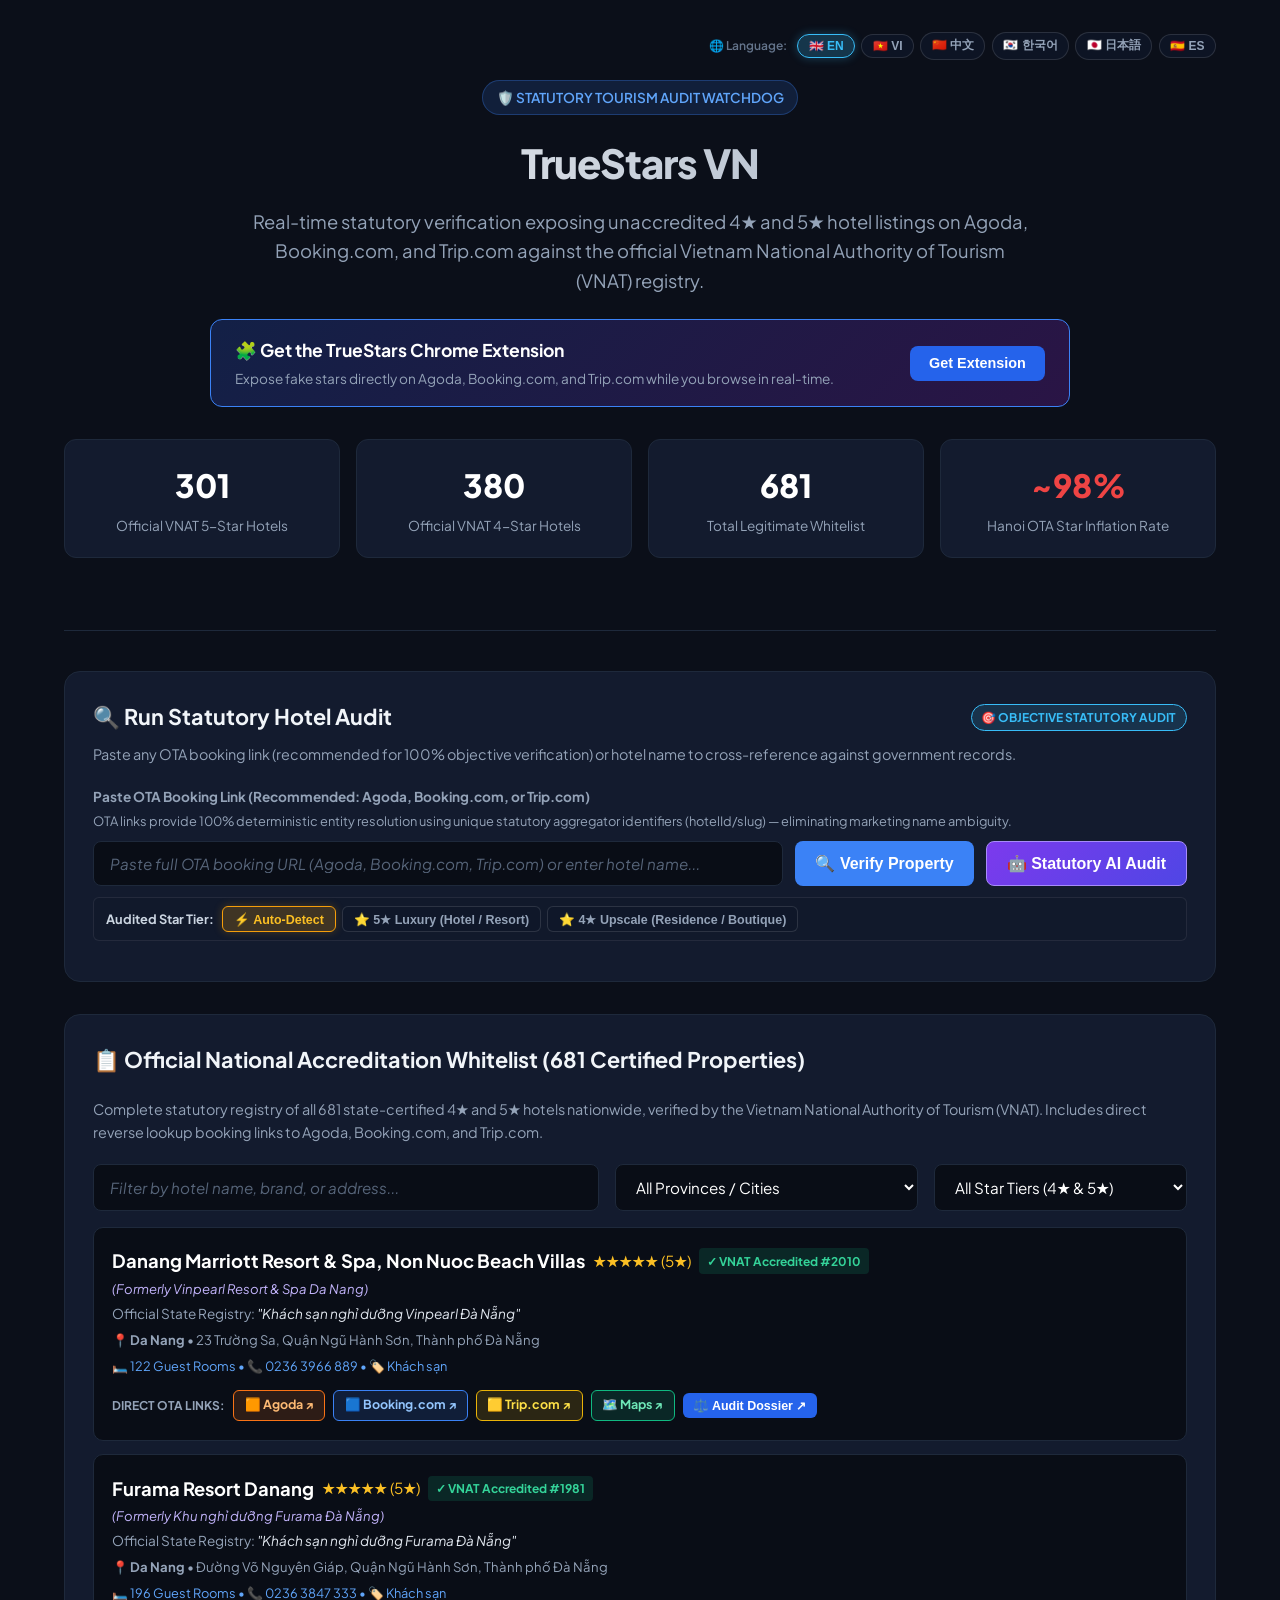
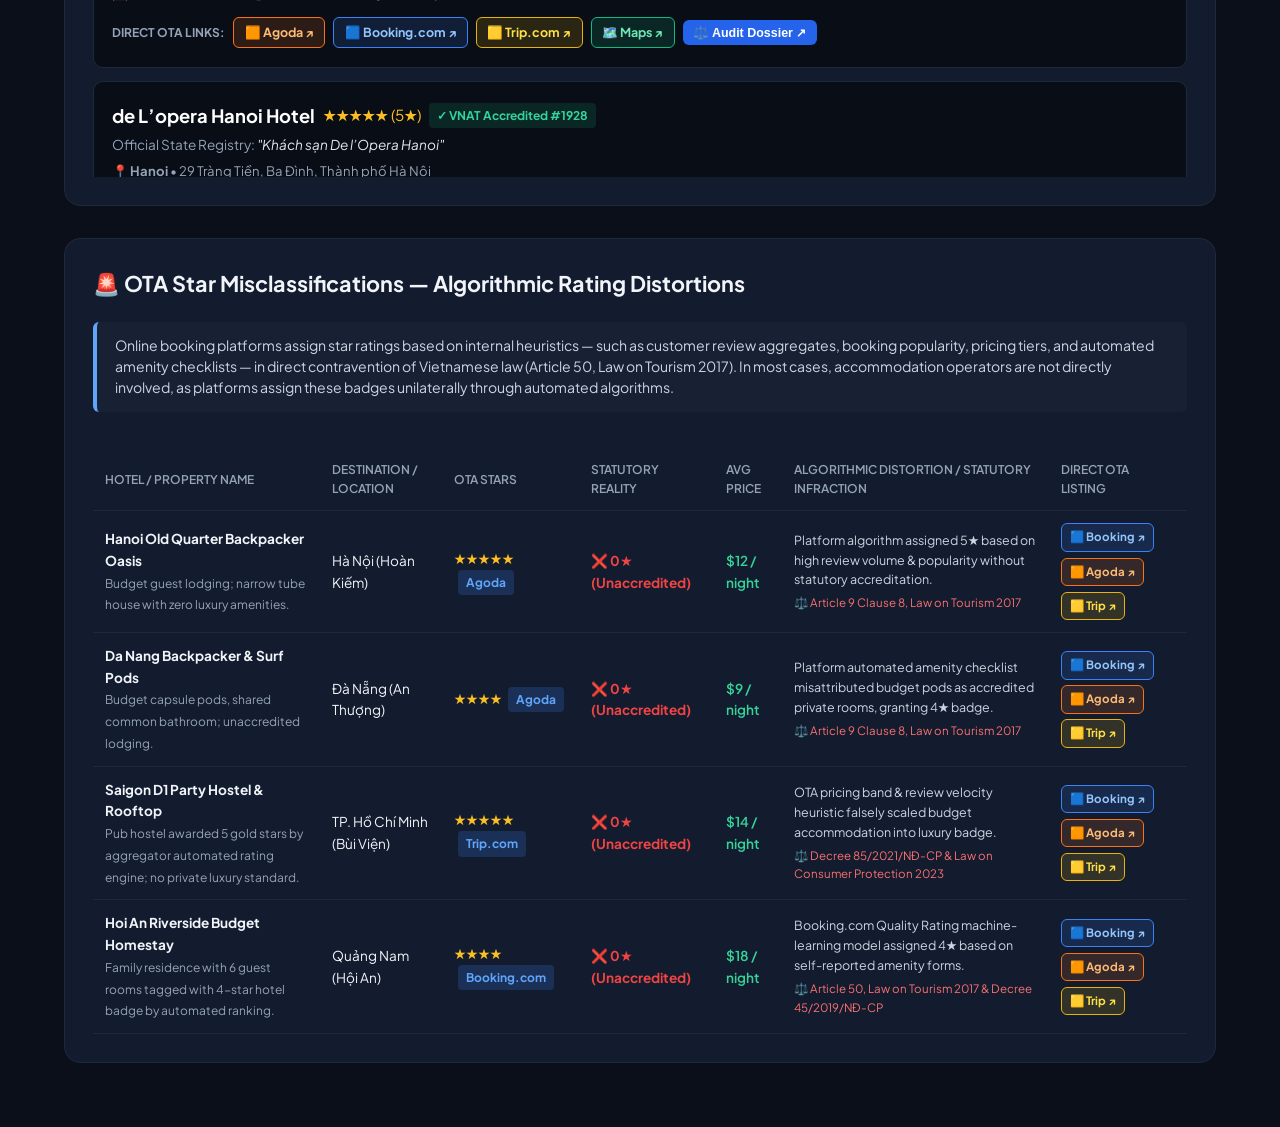
<file: public/index.html>
<!DOCTYPE html>
<html lang="en">
<head>
  <meta charset="UTF-8">
  <meta name="viewport" content="width=device-width, initial-scale=1.0">
  <title>TrueStars VN — Vietnam Hotel Star Rating Watchdog</title>
  <link rel="icon" href="favicon.ico" type="image/x-icon">
  <link href="https://fonts.googleapis.com/css2?family=Plus+Jakarta+Sans:wght@400;500;600;700;800&family=JetBrains+Mono:wght@400;600&display=swap" rel="stylesheet">
  <style>
    :root {
      --bg: #0b0f19;
      --card-bg: #131b2e;
      --card-border: #1e293b;
      --text: #f1f5f9;
      --text-muted: #94a3b8;
      --primary: #3b82f6;
      --primary-hover: #2563eb;
      --danger: #ef4444;
      --danger-bg: rgba(239, 68, 68, 0.12);
      --warning: #f59e0b;
      --warning-bg: rgba(245, 158, 11, 0.12);
      --success: #10b981;
      --success-bg: rgba(16, 185, 129, 0.12);
      --gold: #fbbf24;
    }
    * { box-sizing: border-box; margin: 0; padding: 0; }
    body {
      font-family: 'Plus Jakarta Sans', -apple-system, BlinkMacSystemFont, sans-serif;
      background-color: var(--bg);
      color: var(--text);
      line-height: 1.6;
    }
    .container { max-width: 1200px; margin: 0 auto; padding: 2rem 1.5rem; }
    header {
      text-align: center;
      margin-bottom: 2.5rem;
      border-bottom: 1px solid var(--card-border);
      padding-bottom: 2rem;
    }
    .badge-gov {
      display: inline-flex;
      align-items: center;
      gap: 0.5rem;
      background: rgba(59, 130, 246, 0.15);
      border: 1px solid rgba(59, 130, 246, 0.3);
      color: #60a5fa;
      padding: 0.35rem 0.85rem;
      border-radius: 9999px;
      font-size: 0.85rem;
      font-weight: 600;
      margin-bottom: 1rem;
    }
    h1 {
      font-size: 2.5rem;
      font-weight: 800;
      letter-spacing: -0.025em;
      margin-bottom: 0.75rem;
      background: linear-gradient(to right, #ffffff, #94a3b8);
      -webkit-background-clip: text;
      -webkit-text-fill-color: transparent;
    }
    .tagline {
      color: var(--text-muted);
      font-size: 1.15rem;
      max-width: 780px;
      margin: 0 auto 1.5rem;
    }
    .extension-banner {
      background: linear-gradient(135deg, rgba(30, 58, 138, 0.4), rgba(88, 28, 135, 0.4));
      border: 1px solid #3b82f6;
      border-radius: 12px;
      padding: 1rem 1.5rem;
      margin: 1.5rem auto 2rem;
      max-width: 860px;
      display: flex;
      align-items: center;
      justify-content: space-between;
      gap: 1.5rem;
      text-align: left;
    }
    .extension-banner h3 { font-size: 1.1rem; color: #fff; margin-bottom: 0.25rem; }
    .extension-banner p { font-size: 0.85rem; color: var(--text-muted); }
    .btn-ext {
      background: #2563eb;
      color: #fff;
      padding: 0.6rem 1.2rem;
      border-radius: 8px;
      text-decoration: none;
      font-weight: 700;
      font-size: 0.9rem;
      white-space: nowrap;
      transition: background 0.2s;
      border: none;
      cursor: pointer;
    }
    .btn-ext:hover { background: #1d4ed8; }

    .stats-grid {
      display: grid;
      grid-template-columns: repeat(auto-fit, minmax(220px, 1fr));
      gap: 1rem;
      margin-bottom: 2.5rem;
    }
    .stat-card {
      background: var(--card-bg);
      border: 1px solid var(--card-border);
      border-radius: 12px;
      padding: 1.25rem;
      text-align: center;
    }
    .stat-val { font-size: 2rem; font-weight: 800; color: #fff; }
    .stat-label { font-size: 0.85rem; color: var(--text-muted); margin-top: 0.25rem; }

    .card {
      background: var(--card-bg);
      border: 1px solid var(--card-border);
      border-radius: 16px;
      padding: 1.75rem;
      margin-bottom: 2rem;
    }
    .card-title {
      font-size: 1.35rem;
      font-weight: 700;
      margin-bottom: 1.25rem;
      display: flex;
      align-items: center;
      gap: 0.5rem;
    }

    .input-group { margin-bottom: 1rem; }
    label { display: block; font-size: 0.85rem; font-weight: 600; margin-bottom: 0.4rem; color: var(--text-muted); }
    input[type="text"], select {
      width: 100%;
      padding: 0.75rem 1rem;
      background: #090d16;
      border: 1px solid var(--card-border);
      border-radius: 8px;
      color: #fff;
      font-size: 0.95rem;
      font-family: inherit;
    }
    input[type="text"]::placeholder {
      color: #64748b;
      opacity: 0.85;
      font-style: italic;
    }
    input[type="text"]:focus, select:focus {
      outline: none;
      border-color: var(--primary);
    }
    .checkbox-group {
      display: flex;
      align-items: center;
      gap: 0.5rem;
      margin: 1rem 0;
      font-size: 0.9rem;
      cursor: pointer;
    }
    .btn-submit {
      width: 100%;
      background: var(--primary);
      color: #fff;
      border: none;
      padding: 0.85rem;
      border-radius: 8px;
      font-size: 1rem;
      font-weight: 700;
      cursor: pointer;
      transition: background 0.2s;
    }
    .btn-submit:hover { background: var(--primary-hover); }

    /* Verdict Box */
    .verdict-box {
      margin-top: 2rem;
      border-radius: 14px;
      padding: 1.75rem;
      display: none;
    }
    .verdict-CRITICAL {
      background: var(--danger-bg);
      border: 2px solid var(--danger);
    }
    .verdict-HIGH, .verdict-UNACCREDITED_HOTEL, .verdict-STAR_INFLATION {
      background: var(--warning-bg);
      border: 2px solid var(--warning);
    }
    .verdict-NONE, .verdict-VERIFIED_LEGITIMATE {
      background: var(--success-bg);
      border: 2px solid var(--success);
    }

    .reality-check-grid {
      display: grid;
      grid-template-columns: 1fr 1fr;
      gap: 1.25rem;
      margin: 1.25rem 0;
    }
    .reality-card {
      background: #090d16;
      border: 1px solid var(--card-border);
      border-radius: 10px;
      padding: 1.25rem;
      text-align: center;
    }
    .reality-label {
      font-size: 0.8rem;
      font-weight: 700;
      text-transform: uppercase;
      letter-spacing: 0.05em;
      margin-bottom: 0.5rem;
    }
    .gold-stars { color: var(--gold); }

    /* Multilingual Flag Switcher */
    .lang-bar {
      display: flex;
      gap: 0.4rem;
      align-items: center;
      justify-content: flex-end;
      flex-wrap: wrap;
      margin-bottom: 1.25rem;
    }
    .lang-btn {
      background: rgba(15, 23, 42, 0.7);
      border: 1px solid rgba(255, 255, 255, 0.12);
      color: #94a3b8;
      border-radius: 9999px;
      padding: 0.28rem 0.65rem;
      font-size: 0.75rem;
      font-weight: 600;
      cursor: pointer;
      transition: all 0.15s ease;
      display: inline-flex;
      align-items: center;
      gap: 0.3rem;
      text-decoration: none;
    }
    .lang-btn:hover {
      border-color: rgba(56, 189, 248, 0.5);
      color: #f8fafc;
      background: rgba(56, 189, 248, 0.12);
    }
    .lang-btn.active {
      border-color: #38bdf8;
      background: rgba(56, 189, 248, 0.22);
      color: #38bdf8;
      font-weight: 700;
      box-shadow: 0 0 10px rgba(56, 189, 248, 0.3);
    }

    /* Star Tier Pills */
    .star-pill-group {
      display: inline-flex;
      gap: 0.35rem;
      align-items: center;
      flex-wrap: wrap;
    }
    .star-pill {
      background: rgba(15, 23, 42, 0.7);
      border: 1px solid rgba(255, 255, 255, 0.12);
      color: #94a3b8;
      border-radius: 6px;
      padding: 0.3rem 0.7rem;
      font-size: 0.78rem;
      font-weight: 600;
      cursor: pointer;
      transition: all 0.15s ease;
    }
    .star-pill:hover {
      border-color: #fbbf24;
      color: #fef3c7;
    }
    .star-pill.active {
      border-color: #f59e0b;
      background: rgba(245, 158, 11, 0.2);
      color: #fbbf24;
      font-weight: 700;
      box-shadow: 0 0 8px rgba(245, 158, 11, 0.25);
    }

    /* Demonstration of Law Breaking */
    .law-demo-box {
      background: #070a12;
      border: 1px solid #334155;
      border-radius: 12px;
      padding: 1.5rem;
      margin: 1.5rem 0;
    }
    .law-demo-title {
      font-size: 1.15rem;
      font-weight: 800;
      color: #f87171;
      display: flex;
      align-items: center;
      gap: 0.5rem;
      margin-bottom: 1rem;
    }
    .proof-item {
      background: #0d1322;
      border-left: 4px solid var(--danger);
      padding: 1rem;
      border-radius: 0 8px 8px 0;
      margin-bottom: 0.85rem;
      font-size: 0.85rem;
    }
    .proof-law {
      font-weight: 800;
      color: #60a5fa;
      margin-bottom: 0.25rem;
    }
    .proof-quote {
      font-style: italic;
      color: #cbd5e1;
      margin-bottom: 0.4rem;
      background: rgba(0,0,0,0.3);
      padding: 0.4rem 0.6rem;
      border-radius: 4px;
    }
    .proof-finding {
      color: #fca5a5;
      font-weight: 600;
    }

    /* Action Buttons */
    .action-buttons-row {
      display: grid;
      grid-template-columns: 1fr 1fr;
      gap: 1rem;
      margin-top: 1.5rem;
    }
    .btn-action-outline {
      background: #1e293b;
      border: 1px solid #3b82f6;
      color: #fff;
      padding: 0.85rem;
      border-radius: 8px;
      font-weight: 700;
      font-size: 0.95rem;
      cursor: pointer;
      display: flex;
      align-items: center;
      justify-content: center;
      gap: 0.5rem;
      transition: all 0.2s;
    }
    .btn-action-outline:hover {
      background: #2563eb;
      border-color: #60a5fa;
    }
    .btn-action-refund {
      background: #1e293b;
      border: 1px solid #10b981;
    }
    .btn-action-refund:hover {
      background: #059669;
      border-color: #34d399;
    }

    /* Prominent 100% Refund Banner */
    .refund-banner-card {
      background: linear-gradient(135deg, rgba(225, 29, 72, 0.22) 0%, rgba(159, 18, 57, 0.42) 100%);
      border: 2px solid #f43f5e;
      border-radius: 12px;
      padding: 1.25rem 1.4rem;
      box-shadow: 0 0 25px rgba(244, 63, 94, 0.28);
      display: flex;
      justify-content: space-between;
      align-items: center;
      gap: 1.25rem;
      flex-wrap: wrap;
      position: relative;
      overflow: hidden;
      animation: refundPulseGlow 3s infinite ease-in-out;
    }
    @keyframes refundPulseGlow {
      0%, 100% { box-shadow: 0 0 20px rgba(244, 63, 94, 0.25); }
      50% { box-shadow: 0 0 35px rgba(244, 63, 94, 0.45); }
    }
    .refund-banner-card.inflation-mode {
      background: linear-gradient(135deg, rgba(217, 119, 6, 0.22) 0%, rgba(180, 83, 9, 0.42) 100%);
      border-color: #f59e0b;
      box-shadow: 0 0 25px rgba(245, 158, 11, 0.28);
      animation: refundPulseGlowAmber 3s infinite ease-in-out;
    }
    @keyframes refundPulseGlowAmber {
      0%, 100% { box-shadow: 0 0 20px rgba(245, 158, 11, 0.25); }
      50% { box-shadow: 0 0 35px rgba(245, 158, 11, 0.45); }
    }
    .refund-banner-left {
      flex: 1;
      min-width: 280px;
    }
    .refund-banner-badge {
      display: inline-flex;
      align-items: center;
      gap: 0.4rem;
      background: rgba(225, 29, 72, 0.35);
      border: 1px solid #f43f5e;
      color: #fecdd3;
      padding: 0.25rem 0.65rem;
      border-radius: 9999px;
      font-size: 0.74rem;
      font-weight: 800;
      letter-spacing: 0.6px;
      text-transform: uppercase;
      margin-bottom: 0.45rem;
    }
    .refund-banner-card.inflation-mode .refund-banner-badge {
      background: rgba(217, 119, 6, 0.35);
      border-color: #f59e0b;
      color: #fde68a;
    }
    .refund-pulse-icon {
      animation: pulse 1.5s infinite;
      display: inline-block;
    }
    .refund-banner-title {
      font-size: 1.35rem;
      font-weight: 900;
      color: #ffffff;
      letter-spacing: 0.4px;
      margin: 0 0 0.4rem 0;
      line-height: 1.25;
      text-shadow: 0 2px 10px rgba(0,0,0,0.6);
    }
    .refund-banner-desc {
      font-size: 0.88rem;
      color: #ffe4e6;
      line-height: 1.55;
      margin: 0;
    }
    .refund-banner-card.inflation-mode .refund-banner-desc {
      color: #fef3c7;
    }
    .refund-banner-right {
      display: flex;
      flex-direction: column;
      align-items: flex-end;
      gap: 0.45rem;
    }
    .btn-claim-refund {
      background: linear-gradient(135deg, #059669 0%, #10b981 100%);
      color: #ffffff;
      border: 1px solid #34d399;
      border-radius: 8px;
      padding: 0.85rem 1.6rem;
      font-size: 0.98rem;
      font-weight: 800;
      cursor: pointer;
      box-shadow: 0 4px 16px rgba(16, 185, 129, 0.45);
      transition: all 0.2s ease;
      display: inline-flex;
      align-items: center;
      gap: 0.5rem;
      white-space: nowrap;
    }
    .btn-claim-refund:hover {
      background: linear-gradient(135deg, #047857 0%, #059669 100%);
      transform: translateY(-2px);
      box-shadow: 0 6px 20px rgba(16, 185, 129, 0.65);
    }
    .refund-banner-note {
      font-size: 0.74rem;
      color: #94a3b8;
      font-weight: 600;
      text-align: right;
    }

    /* Outbound OTA Deep Links */
    .btn-ota-link {
      display: inline-flex;
      align-items: center;
      gap: 0.35rem;
      padding: 0.35rem 0.65rem;
      border-radius: 6px;
      font-size: 0.78rem;
      font-weight: 700;
      text-decoration: none;
      transition: all 0.2s;
    }
    .btn-ota-agoda {
      background: rgba(249, 115, 22, 0.15);
      border: 1px solid #f97316;
      color: #fdba74;
    }
    .btn-ota-agoda:hover { background: #ea580c; color: #fff; }
    .btn-ota-booking {
      background: rgba(59, 130, 246, 0.15);
      border: 1px solid #3b82f6;
      color: #93c5fd;
    }
    .btn-ota-booking:hover { background: #2563eb; color: #fff; }
    .btn-ota-trip {
      background: rgba(234, 179, 8, 0.15);
      border: 1px solid #eab308;
      color: #fde047;
    }
    .btn-ota-trip:hover { background: #ca8a04; color: #fff; }
    .btn-ota-maps {
      background: rgba(16, 185, 129, 0.15);
      border: 1px solid #10b981;
      color: #6ee7b7;
    }
    .btn-ota-maps:hover { background: #059669; color: #fff; }

    /* AI Verification Autonomous Action Button */
    .btn-ai-verify {
      background: linear-gradient(135deg, #6366f1, #8b5cf6);
      color: #fff;
      border: none;
      padding: 0.65rem 1.15rem;
      border-radius: 8px;
      font-weight: 700;
      font-size: 0.85rem;
      cursor: pointer;
      display: inline-flex;
      align-items: center;
      gap: 0.5rem;
      box-shadow: 0 4px 14px rgba(99, 102, 241, 0.35);
      transition: all 0.2s;
    }
    .btn-ai-verify:hover {
      transform: translateY(-1px);
      box-shadow: 0 6px 18px rgba(99, 102, 241, 0.5);
    }
    .btn-ai-verified {
      background: #0f172a;
      border: 1px solid #8b5cf6;
      color: #c4b5fd;
      box-shadow: none;
    }
    .btn-ai-verified:hover {
      background: rgba(139, 92, 246, 0.2);
    }

    /* Verified Alternatives Cards */
    .verified-alternatives-box {
      background: #060911;
      border: 1px solid #10b981;
      border-radius: 12px;
      padding: 1.5rem;
      margin-top: 1.5rem;
    }
    .alt-grid {
      display: grid;
      grid-template-columns: repeat(auto-fit, minmax(280px, 1fr));
      gap: 1rem;
      margin-top: 1rem;
    }
    .alt-card {
      background: #0d1322;
      border: 1px solid #1e293b;
      border-radius: 8px;
      padding: 1rem;
      display: flex;
      flex-direction: column;
      justify-content: space-between;
      transition: border-color 0.2s;
    }
    .alt-card:hover {
      border-color: #34d399;
    }

    /* Letter Modals */
    .modal-overlay {
      position: fixed;
      top: 0; left: 0; right: 0; bottom: 0;
      background: rgba(0, 0, 0, 0.85);
      backdrop-filter: blur(5px);
      display: none;
      align-items: center;
      justify-content: center;
      z-index: 1000;
      padding: 1.5rem;
    }
    .modal-content {
      background: #131b2e;
      border: 1px solid var(--card-border);
      border-radius: 16px;
      max-width: 760px;
      width: 100%;
      padding: 2rem;
      position: relative;
      max-height: 90vh;
      overflow-y: auto;
    }
    .modal-close {
      position: absolute;
      top: 1rem; right: 1rem;
      background: none; border: none;
      color: var(--text-muted);
      font-size: 1.5rem;
      cursor: pointer;
    }
    .letter-preview {
      background: #070a12;
      border: 1px solid var(--card-border);
      border-radius: 8px;
      padding: 1.25rem;
      font-family: 'JetBrains Mono', monospace;
      font-size: 0.82rem;
      color: #e2e8f0;
      white-space: pre-wrap;
      line-height: 1.6;
      max-height: 380px;
      overflow-y: auto;
      margin: 1.25rem 0;
    }

    table { width: 100%; border-collapse: collapse; margin-top: 1rem; }
    th, td { padding: 0.75rem; text-align: left; border-bottom: 1px solid var(--card-border); font-size: 0.85rem; }
    th { color: var(--text-muted); font-weight: 600; text-transform: uppercase; font-size: 0.75rem; }

    .tag-platform {
      display: inline-block;
      background: rgba(59, 130, 246, 0.2);
      color: #60a5fa;
      padding: 0.2rem 0.5rem;
      border-radius: 4px;
      font-size: 0.75rem;
      font-weight: 700;
    }

    @keyframes pulseGlow {
      0% { opacity: 0.3; transform: scale(0.9); }
      50% { opacity: 1; transform: scale(1.15); filter: drop-shadow(0 0 6px #a78bfa); }
      100% { opacity: 0.3; transform: scale(0.9); }
    }
    .pulse-dot {
      animation: pulseGlow 1.2s infinite ease-in-out;
    }
  </style>
</head>
<body>
  <div class="container">
    <!-- Top Bar with Flag Language Selector -->
    <div class="lang-bar">
      <span style="font-size: 0.75rem; color: #64748b; margin-right: 0.25rem; font-weight: 600;">🌐 Language:</span>
      <button class="lang-btn active" data-lang="en" onclick="setLanguage('en')" title="English">🇬🇧 EN</button>
      <button class="lang-btn" data-lang="vi" onclick="setLanguage('vi')" title="Tiếng Việt">🇻🇳 VI</button>
      <button class="lang-btn" data-lang="zh" onclick="setLanguage('zh')" title="中文">🇨🇳 中文</button>
      <button class="lang-btn" data-lang="ko" onclick="setLanguage('ko')" title="한국어">🇰🇷 한국어</button>
      <button class="lang-btn" data-lang="ja" onclick="setLanguage('ja')" title="日本語">🇯🇵 日本語</button>
      <button class="lang-btn" data-lang="es" onclick="setLanguage('es')" title="Español">🇪🇸 ES</button>
    </div>

    <header>
      <div class="badge-gov" data-i18n="badge_gov">🛡️ STATUTORY TOURISM AUDIT WATCHDOG</div>
      <h1>TrueStars VN</h1>
      <p class="tagline" data-i18n="tagline">Real-time statutory verification exposing unaccredited 4★ and 5★ hotel listings on Agoda, Booking.com, and Trip.com against the official Vietnam National Authority of Tourism (VNAT) registry.</p>
      
      <div class="extension-banner">
        <div>
          <h3 data-i18n="ext_banner_title">🧩 Get the TrueStars Chrome Extension</h3>
          <p data-i18n="ext_banner_desc">Expose fake stars directly on Agoda, Booking.com, and Trip.com while you browse in real-time.</p>
        </div>
        <button class="btn-ext" onclick="openExtensionModal()" data-i18n="ext_banner_btn">Get Extension</button>
      </div>

      <div class="stats-grid">
        <div class="stat-card">
          <div class="stat-val">301</div>
          <div class="stat-label" data-i18n="stat_5star">Official VNAT 5-Star Hotels</div>
        </div>
        <div class="stat-card">
          <div class="stat-val">380</div>
          <div class="stat-label" data-i18n="stat_4star">Official VNAT 4-Star Hotels</div>
        </div>
        <div class="stat-card">
          <div class="stat-val">681</div>
          <div class="stat-label" data-i18n="stat_total">Total Legitimate Whitelist</div>
        </div>
        <div class="stat-card">
          <div class="stat-val" style="color: #ef4444;">~98%</div>
          <div class="stat-label" data-i18n="stat_inflation">Hanoi OTA Star Inflation Rate</div>
        </div>
      </div>
    </header>

    <!-- Main Audit Section -->
    <div class="card">
      <div style="display: flex; justify-content: space-between; align-items: center; margin-bottom: 0.5rem; flex-wrap: wrap; gap: 0.5rem;">
        <div class="card-title" style="margin-bottom: 0;" data-i18n="audit_card_title">🔍 Run Statutory Hotel Audit</div>
        <span style="background: rgba(56, 189, 248, 0.15); border: 1px solid #38bdf8; color: #38bdf8; padding: 0.2rem 0.6rem; border-radius: 9999px; font-size: 0.75rem; font-weight: 700;" data-i18n="input_badge_objective">🎯 OBJECTIVE STATUTORY AUDIT</span>
      </div>
      <p style="color: var(--text-muted); font-size: 0.9rem; margin-bottom: 1.25rem;" data-i18n="audit_card_desc">
        Paste any OTA booking link (recommended for 100% objective verification) or hotel name to cross-reference against government records.
      </p>

      <div class="input-group" style="margin-bottom: 0.75rem;">
        <div style="display: flex; justify-content: space-between; align-items: baseline; margin-bottom: 0.25rem;">
          <label style="margin-bottom: 0; font-weight: 700;" data-i18n="input_label">Paste OTA Booking Link (Recommended: Agoda, Booking.com, or Trip.com)</label>
        </div>
        <div style="font-size: 0.8rem; color: #94a3b8; margin-bottom: 0.6rem;" data-i18n="input_help">OTA URLs contain deterministic statutory IDs and slugs, eliminating ambiguity from marketing names.</div>
        
        <div style="display: flex; gap: 0.75rem; flex-wrap: wrap;">
          <input type="text" id="audit-input" data-i18n-placeholder="input_placeholder" placeholder="Paste full OTA booking URL (Agoda, Booking.com, Trip.com) or enter hotel name..." oninput="onAuditInputChange()" onkeydown="if(event.key==='Enter') executeAudit()" style="flex: 1; min-width: 260px;">
          <button class="btn-submit" id="btn-run-audit" onclick="executeAudit()" style="margin: 0; width: auto; min-width: 140px; white-space: nowrap; padding: 0.75rem 1.25rem;" data-i18n="btn_verify">🔍 Verify Property</button>
          <button class="btn-submit" id="btn-run-ai-direct" onclick="handleAiVerificationClick()" style="margin: 0; width: auto; min-width: 160px; white-space: nowrap; padding: 0.75rem 1.25rem; background: linear-gradient(135deg, #7c3aed, #4f46e5); border: 1px solid #a78bfa;" data-i18n="btn_ai">🤖 Statutory AI Audit</button>
        </div>

        <!-- Claimed Star Tier Interactive Toggle Pills -->
        <div style="display: flex; align-items: center; justify-content: space-between; flex-wrap: wrap; gap: 0.5rem; margin-top: 0.65rem; padding: 0.5rem 0.75rem; background: rgba(15, 23, 42, 0.4); border-radius: 6px; border: 1px solid rgba(255, 255, 255, 0.08);">
          <div style="display: flex; align-items: center; gap: 0.5rem; flex-wrap: wrap;">
            <span style="font-size: 0.8rem; font-weight: 700; color: #cbd5e1;" data-i18n="claimed_tier_label">Audited Star Tier:</span>
            <div class="star-pill-group">
              <button type="button" id="star-pill-auto" class="star-pill active" onclick="setAuditStarMode(0)" data-i18n="pill_auto">⚡ Auto-Detect</button>
              <button type="button" id="star-pill-5" class="star-pill" onclick="setAuditStarMode(5)" data-i18n="pill_5star">⭐ 5★ Luxury (Hotel / Resort)</button>
              <button type="button" id="star-pill-4" class="star-pill" onclick="setAuditStarMode(4)" data-i18n="pill_4star">⭐ 4★ Upscale (Residence / Boutique)</button>
            </div>
          </div>
          <div id="star-detection-note" style="font-size: 0.78rem; color: #a78bfa; font-weight: 600; display: none;"></div>
        </div>

        <div id="url-hint" style="display:none; font-size: 0.82rem; color: #60a5fa; margin-top: 0.4rem; font-weight: 500;"></div>
      </div>

      <!-- Verdict Display -->
      <div id="verdict-box" class="verdict-box">
        <div style="display: flex; justify-content: space-between; align-items: flex-start; margin-bottom: 1.25rem; flex-wrap: wrap; gap: 1rem;">
          <div>
            <div style="display: flex; align-items: center; gap: 0.5rem; margin-bottom: 0.5rem;">
              <span id="verdict-badge" style="padding: 0.3rem 0.75rem; border-radius: 6px; font-weight: 800; font-size: 0.85rem;"></span>
              <span id="verdict-platform-tag" class="tag-platform"></span>
            </div>
            <h2 id="verdict-prop-name" style="font-size: 1.5rem; font-weight: 800; color: #fff;"></h2>
            <div id="verdict-location" style="color: var(--text-muted); font-size: 0.85rem; margin-top: 0.25rem;"></div>

            <!-- Outbound OTA Deep Links with Affiliate Tags -->
            <div style="margin-top: 0.85rem;">
              <div style="font-size: 0.75rem; color: #94a3b8; font-weight: 700; text-transform: uppercase; margin-bottom: 0.4rem;" data-i18n="outbound_links_title">Direct Outbound Property Verification Links:</div>
              <div id="verdict-ota-links" style="display: flex; gap: 0.5rem; flex-wrap: wrap;"></div>
            </div>
          </div>

          <!-- Autonomous AI Hotel Verification Action Button -->
          <div style="text-align: right;">
            <button id="btn-ai-verify" class="btn-ai-verify" onclick="handleAiVerificationClick()">
              <span data-i18n="ai_audit_btn">🤖 Statutory AI Verification</span>
            </button>
            <div id="ai-verify-hint" style="font-size: 0.75rem; color: #94a3b8; margin-top: 0.35rem;" data-i18n="ai_model_tag">Statutory Intelligence Engine<br>Government Registry Cross-Examination</div>
          </div>
        </div>

        <!-- Reality Check Side-by-Side -->
        <div class="reality-check-grid">
          <div class="reality-card">
            <div class="reality-label" style="color: #fbbf24;" data-i18n="marketed_on_platform">Marketed on Platform</div>
            <div id="verdict-claimed-stars" class="gold-stars" style="font-size: 1.6rem; font-weight: 800;"></div>
            <div id="verdict-claimed-sub" style="font-size: 0.85rem; color: var(--text-muted); margin-top: 0.25rem;"></div>
          </div>
          <div class="reality-card" id="reality-official-card">
            <div class="reality-label" id="reality-official-label" style="color: #ef4444;" data-i18n="official_state_registry">Official State Registry</div>
            <div id="verdict-official-stars" style="font-size: 1.6rem; font-weight: 800;"></div>
            <div id="verdict-official-sub" style="font-size: 0.85rem; color: var(--text-muted); margin-top: 0.25rem;"></div>
          </div>
        </div>

        <!-- PROMINENT 100% REFUND ELIGIBILITY BANNER -->
        <div id="refund-banner-box" style="display: none; margin-bottom: 1.25rem;">
          <div id="refund-banner-inner" class="refund-banner-card">
            <div class="refund-banner-left">
              <div class="refund-banner-badge" id="refund-banner-badge">
                <span class="refund-pulse-icon">💰</span>
                <span id="refund-banner-tag" data-i18n="refund_banner_tag">STATUTORY REFUND ELIGIBILITY</span>
              </div>
              <h3 id="refund-banner-headline" class="refund-banner-title">
                ELIGIBLE FOR 100% FULL REFUND FROM AGODA
              </h3>
              <p id="refund-banner-desc" class="refund-banner-desc">
                This property possesses 0★ statutory accreditation. Advertising unaccredited luxury stars violates Article 50 of Vietnam's Law on Tourism 2017 & Consumer Protection Law 2023. You are legally entitled to cancel penalty-free and demand an immediate 100% full refund from Agoda.
              </p>
            </div>
            <div class="refund-banner-right">
              <button class="btn-claim-refund" onclick="openRefundDemandModal()">
                <span>💰</span> <span id="refund-banner-btn-text" data-i18n="refund_banner_btn">Claim 100% Refund ↗</span>
              </button>
              <div class="refund-banner-note" id="refund-banner-note" data-i18n="refund_banner_note">
                Decree 85/2021/NĐ-CP • Chargeback Guaranteed
              </div>
            </div>
          </div>
        </div>

        <!-- Summary -->
        <div style="background: rgba(0,0,0,0.3); padding: 1.25rem; border-radius: 8px; margin-bottom: 1.25rem;">
          <p id="verdict-summary" style="font-size: 0.95rem; font-weight: 500;"></p>
        </div>


        <!-- INLINE AUTONOMOUS AI AUDIT DOSSIER -->
        <div id="inline-ai-dossier" style="display: none; background: rgba(124, 58, 237, 0.08); border: 1px solid #7c3aed; border-radius: 12px; padding: 1.5rem; margin-bottom: 1.5rem;">
          <!-- Top Header -->
          <div style="display: flex; justify-content: space-between; align-items: center; margin-bottom: 1rem; flex-wrap: wrap; gap: 0.5rem;">
            <div style="display: flex; align-items: center; gap: 0.6rem;">
              <span style="font-size: 1.6rem;">🤖</span>
              <div>
                <strong id="inline-ai-title" style="font-size: 1.15rem; color: #fff;" data-i18n="ai_engine_name">TrueStars Statutory AI Engine</strong>
                <div id="inline-ai-subtitle" style="font-size: 0.78rem; color: #a78bfa;" data-i18n="ai_dossier_subtitle">Autonomous Rebrand Investigation & Official Registry Cross-Examination</div>
              </div>
            </div>
            <div id="inline-ai-badge" style="display: none; padding: 0.4rem 0.9rem; border-radius: 6px; font-weight: 800; font-size: 0.85rem;"></div>
          </div>

          <!-- Live Step-by-Step AI Progress Terminal -->
          <div id="ai-progress-terminal" style="background: rgba(15, 23, 42, 0.85); border: 1px solid rgba(124, 58, 237, 0.4); border-radius: 8px; padding: 1.15rem; margin-bottom: 1rem;">
            <div style="display: flex; align-items: center; gap: 0.6rem; margin-bottom: 0.85rem;">
              <span id="ai-live-spinner" class="pulse-dot" style="display: inline-block; width: 10px; height: 10px; border-radius: 50%; background: #a78bfa;"></span>
              <span id="ai-live-status-title" style="font-weight: 700; color: #c4b5fd; font-size: 0.92rem;" data-i18n="ai_terminal_title">Autonomous AI Statutory Inspection in Progress...</span>
            </div>
            <div style="display: flex; flex-direction: column; gap: 0.65rem;">
              <div id="ai-step-1" style="display: flex; align-items: center; gap: 0.65rem; font-size: 0.88rem; color: #94a3b8; transition: all 0.3s ease;">
                <span id="ai-step-1-icon">⏳</span>
                <span id="ai-step-1-text" data-i18n="ai_step1_text">AI is checking the property listing & aggregator marketing claims...</span>
              </div>
              <div id="ai-step-2" style="display: flex; align-items: center; gap: 0.65rem; font-size: 0.88rem; color: #94a3b8; transition: all 0.3s ease;">
                <span id="ai-step-2-icon">⏳</span>
                <span id="ai-step-2-text" data-i18n="ai_step2_text">AI is gathering information & official VNAT statutory accreditation records...</span>
              </div>
              <div id="ai-step-3" style="display: flex; align-items: center; gap: 0.65rem; font-size: 0.88rem; color: #94a3b8; transition: all 0.3s ease;">
                <span id="ai-step-3-icon">⏳</span>
                <span id="ai-step-3-text" data-i18n="ai_step3_text">AI is evaluating statutory compliance under Vietnam Law on Tourism 2017 & TCVN 4391:2015...</span>
              </div>
            </div>
          </div>

          <!-- CONCISE SUMMARY OF FINDINGS (Injected dynamically) -->
          <div id="ai-findings-summary-box" style="display: none;">
            <div style="background: rgba(15, 23, 42, 0.95); border: 1px solid #3b82f6; border-radius: 10px; padding: 1.25rem; margin-bottom: 1rem;">
              <div style="display: flex; justify-content: space-between; align-items: center; margin-bottom: 0.85rem; flex-wrap: wrap; gap: 0.5rem; border-bottom: 1px solid rgba(59, 130, 246, 0.25); padding-bottom: 0.65rem;">
                <strong style="color: #60a5fa; font-size: 1.05rem; display: flex; align-items: center; gap: 0.5rem;">
                  <span>📋</span> <span id="ai-findings-heading-text" data-i18n="ai_findings_heading">Concise Summary of Findings</span>
                </strong>
                <span id="ai-findings-confidence" style="font-size: 0.78rem; background: rgba(59, 130, 246, 0.2); color: #93c5fd; padding: 0.25rem 0.65rem; border-radius: 4px; font-weight: 700;"></span>
              </div>
              <div id="ai-findings-bullets" style="display: flex; flex-direction: column; gap: 0.75rem; font-size: 0.9rem; color: #e2e8f0; line-height: 1.6;"></div>
            </div>

            <!-- Risk Advisory Callout -->
            <div id="inline-ai-risk" style="background: rgba(225, 29, 72, 0.15); border-left: 3px solid #f43f5e; padding: 0.85rem; border-radius: 0 6px 6px 0; font-size: 0.88rem; color: #ffe4e6; margin-bottom: 0.85rem;"></div>

            <!-- Detailed Reasoning -->
            <div id="inline-ai-reasoning" style="font-size: 0.88rem; color: #cbd5e1; line-height: 1.65; margin-bottom: 0.85rem;"></div>

            <!-- Statutory Infractions & Deficiencies -->
            <div id="inline-ai-infractions" style="display: flex; flex-direction: column; gap: 0.45rem; margin-bottom: 0.85rem;"></div>

            <!-- Modal Trigger Button -->
            <div style="text-align: right; margin-top: 0.75rem;">
              <button id="btn-view-full-dossier" class="btn-action-outline" style="font-size: 0.82rem; padding: 0.4rem 0.95rem; width: auto; display: inline-flex;" onclick="openAiModalDirectly()" data-i18n="btn_view_full_dossier">📋 View Full Statutory Dossier Modal</button>
            </div>
          </div>
        </div>

        <!-- DEMONSTRATION OF STATUTORY INFRACTION / COMPLIANCE DOSSIER -->
        <div id="law-demo-box" class="law-demo-box">
          <div id="law-demo-title" class="law-demo-title">
            <span id="law-demo-title-text">⚖️ DEMONSTRATION OF STATUTORY INFRACTION</span>
          </div>
          <div id="law-demo-content">
            <!-- Injected dynamically -->
          </div>
        </div>

        <!-- FORM LETTER GENERATOR BUTTON (For Violations) -->
        <div id="action-buttons-row" class="action-buttons-row" style="grid-template-columns: 1fr;">
          <button class="btn-action-outline btn-action-refund" onclick="openRefundDemandModal()" style="font-size: 1.05rem; padding: 1rem 1.5rem; justify-content: center;">
            <span data-i18n="btn_copy_refund">💰 Generate Traveler Refund Demand Letter</span>
          </button>
        </div>

        <!-- COMPLIANCE BANNER (For Legitimate Hotels) -->
        <div id="compliance-banner" style="display: none; background: rgba(16, 185, 129, 0.1); border: 1px solid #10b981; border-radius: 10px; padding: 1.25rem; margin-top: 1.25rem;">
          <div style="display: flex; align-items: center; gap: 0.75rem;">
            <span style="font-size: 1.5rem;">🛡️</span>
            <div>
              <div style="color: #34d399; font-weight: 800; font-size: 1rem;">STATUTORILY AUTHENTICATED LUXURY ESTABLISHMENT</div>
              <div style="color: #cbd5e1; font-size: 0.85rem; margin-top: 0.25rem;">
                This property has been officially authenticated against the Vietnam National Authority of Tourism (VNAT) central database. All advertised luxury stars are lawfully accredited under Article 50 of Vietnam's Law on Tourism 2017. No platform takedown notice or traveler refund applies.
              </div>
            </div>
          </div>
        </div>

        <!-- VERIFIED ALTERNATIVES (When property is unaccredited or inflated) -->
        <div id="verified-alternatives-container" class="verified-alternatives-box" style="display: none;">
          <div style="display: flex; align-items: center; gap: 0.5rem; margin-bottom: 0.5rem;">
            <span style="font-size: 1.25rem;">🛡️</span>
            <h3 id="alternatives-title" style="color: #34d399; font-size: 1.15rem; font-weight: 800; margin: 0;"></h3>
          </div>
          <p style="color: var(--text-muted); font-size: 0.85rem; margin-bottom: 1rem;">
            Protect your vacation. Avoid unaccredited marketing and book state-certified 5★ hotels with official VNAT accreditation and inspected luxury amenities:
          </p>
          <div id="alternatives-grid" class="alt-grid"></div>
        </div>
      </div>
    </div>

    <!-- Whitelist Explorer -->
    <div class="card">
      <div class="card-title" data-i18n="tab_registry">📋 Official National Accreditation Whitelist (681 Certified Properties)</div>
      <p style="color: var(--text-muted); font-size: 0.9rem; margin-bottom: 1.25rem;">
        Complete statutory registry of all 681 state-certified 4★ and 5★ hotels nationwide, verified by the Vietnam National Authority of Tourism (VNAT). Includes direct reverse lookup booking links to Agoda, Booking.com, and Trip.com.
      </p>

      <div style="display: grid; grid-template-columns: 2fr 1.2fr 1fr; gap: 1rem; margin-bottom: 1rem;">
        <input type="text" id="search-q" data-i18n-placeholder="filter_search_placeholder" placeholder="Search by English commercial name, Vietnamese title, or destination..." oninput="filterRegistry()">
        <select id="search-prov" onchange="filterRegistry()">
          <option value="" data-i18n="filter_all_cities">All Destinations (Nationwide)</option>
          <option value="Da Nang">Da Nang</option>
          <option value="Hanoi">Hanoi</option>
          <option value="Ho Chi Minh City">Ho Chi Minh City</option>
          <option value="Nha Trang">Nha Trang (Khanh Hoa)</option>
          <option value="Phu Quoc">Phu Quoc Island</option>
          <option value="Hoi An">Hoi An (Quang Nam)</option>
          <option value="Ha Long">Ha Long (Quang Ninh)</option>
          <option value="Vung Tau">Vung Tau / Ho Tram</option>
          <option value="Da Lat">Da Lat</option>
          <option value="Hue">Hue</option>
          <option value="Phan Thiet">Phan Thiet / Mui Ne</option>
          <option value="Sapa">Sapa (Lao Cai)</option>
          <option value="Hai Phong">Hai Phong / Cat Ba</option>
          <option value="Quy Nhon">Quy Nhon</option>
        </select>
        <select id="search-star" onchange="filterRegistry()">
          <option value="" data-i18n="filter_all_stars">All Star Ranks (4★ & 5★)</option>
          <option value="5">5-Star Luxury (301)</option>
          <option value="4">4-Star Upscale (380)</option>
        </select>
      </div>

      <div id="registry-results" style="max-height: 550px; overflow-y: auto; display: flex; flex-direction: column; gap: 0.85rem;"></div>
    </div>

    <!-- OTA Star Misclassifications — Algorithmic Rating Distortions -->
    <div class="card">
      <div class="card-title" data-i18n="tab_shame">🚨 OTA Star Misclassifications — Algorithmic Rating Distortions</div>
      <div style="background: rgba(30, 41, 59, 0.5); border-left: 4px solid #60a5fa; padding: 0.85rem 1.15rem; border-radius: 6px; margin-bottom: 1.25rem; font-size: 0.88rem; color: #cbd5e1; line-height: 1.5;" data-i18n="shame_explanation">
        Online booking platforms assign star ratings based on internal heuristics — such as customer review aggregates, booking popularity, pricing tiers, and automated amenity checklists — in direct contravention of Vietnamese law (Article 50, Law on Tourism 2017). In most cases, accommodation operators are not directly involved, as platforms assign these badges unilaterally through automated algorithms.
      </div>
      <div style="overflow-x: auto;">
        <table>
          <thead>
            <tr>
              <th data-i18n="col_name">Property Name</th>
              <th data-i18n="col_location">Location</th>
              <th data-i18n="col_marketed_stars">OTA Stars</th>
              <th data-i18n="col_official_status">Statutory Reality</th>
              <th data-i18n="col_avg_price">Avg Price</th>
              <th data-i18n="col_infraction">Algorithmic Distortion / Statutory Infraction</th>
              <th data-i18n="col_outbound">Direct OTA Listing</th>
            </tr>
          </thead>
          <tbody id="shame-tbody"></tbody>
        </table>
      </div>
    </div>
  </div>



  <!-- MODAL 2: Traveler Refund Demand Letter -->
  <div id="refund-modal" class="modal-overlay">
    <div class="modal-content">
      <button class="modal-close" onclick="closeModal('refund-modal')">&times;</button>
      <h2 style="font-size: 1.35rem; margin-bottom: 0.35rem;">💰 Traveler Refund Demand Letter</h2>
      <p style="color: var(--text-muted); font-size: 0.85rem;">
        Customizable form letter demanding a full refund based on deceptive practices under Vietnam's Consumer Protection Law 2023 and credit card chargeback standards.
      </p>

      <div style="display: grid; grid-template-columns: 1fr 1fr; gap: 0.75rem; margin-top: 1rem;">
        <div>
          <label>Your Full Name</label>
          <input type="text" id="ref-name" placeholder="e.g. John Doe" value="" oninput="updateRefundLetter()">
        </div>
        <div>
          <label>Booking Reference #</label>
          <input type="text" id="ref-booking-id" placeholder="e.g. BK-98421092" value="" oninput="updateRefundLetter()">
        </div>
        <div>
          <label>Dates of Reservation</label>
          <input type="text" id="ref-dates" placeholder="e.g. 01 Oct 2026 - 08 Oct 2026" value="" oninput="updateRefundLetter()">
        </div>
        <div>
          <label>Total Amount Paid</label>
          <input type="text" id="ref-amount" placeholder="e.g. $450.00 USD / 11,200,000 VND" value="" oninput="updateRefundLetter()">
        </div>
      </div>

      <div id="refund-letter-text" class="letter-preview"></div>

      <div style="display: flex; justify-content: space-between; align-items: center;">
        <button id="btn-copy-refund" class="btn-submit" style="width: auto; padding: 0.75rem 1.5rem; background: #059669;" onclick="copyRefundLetter()">📋 Copy Refund Demand Letter</button>
        <span id="refund-copy-toast" style="color: #34d399; font-size: 0.85rem; display: none;">✓ Copied to clipboard!</span>
      </div>
    </div>
  </div>

  <!-- MODAL 3: Chrome Extension Instructions -->
  <div id="ext-modal" class="modal-overlay">
    <div class="modal-content" style="max-width: 580px;">
      <button class="modal-close" onclick="closeModal('ext-modal')">&times;</button>
      <h2 style="margin-bottom: 0.5rem;">🧩 TrueStars VN Chrome Extension</h2>
      <p style="color: var(--text-muted); font-size: 0.9rem; margin-bottom: 1.5rem;">
        Protect yourself directly on Agoda, Booking.com, and Trip.com. The extension automatically badges verified hotels and sounds the alarm on fake star ratings as you browse.
      </p>

      <div style="background: #090d16; border: 1px solid var(--card-border); padding: 1.25rem; border-radius: 8px; margin-bottom: 1.5rem;">
        <h4 style="color: #60a5fa; margin-bottom: 0.5rem;">Quick 30-Second Installation:</h4>
        <ol style="margin-left: 1.25rem; font-size: 0.85rem; color: var(--text-muted); line-height: 1.7;">
          <li>Download and extract the <strong style="color: #fff;">TrueStars Chrome Extension</strong>.</li>
          <li>Open Google Chrome and navigate to <code style="color: #fbbf24;">chrome://extensions</code>.</li>
          <li>Toggle <strong style="color: #fff;">Developer Mode</strong> on the top right.</li>
          <li>Click <strong style="color: #fff;">Load Unpacked</strong> and select the <code style="color: #60a5fa;">extension/</code> directory.</li>
          <li>Done! Browse any Agoda, Booking, or Trip.com listing in Vietnam to see live verification badges.</li>
        </ol>
      </div>

      <a href="truestars_extension.zip" download class="btn-submit" style="display: block; text-align: center; text-decoration: none;">⬇️ Download Extension (.ZIP)</a>
    </div>
  </div>

  <!-- MODAL 4: AI Hotel Verification Dossier -->
  <div id="ai-modal" class="modal-overlay">
    <div class="modal-content" style="max-width: 720px;">
      <button class="modal-close" onclick="closeModal('ai-modal')">&times;</button>
      <div style="display: flex; align-items: center; gap: 0.5rem; margin-bottom: 0.35rem;">
        <span style="font-size: 1.5rem;">🤖</span>
        <h2 id="ai-modal-title" style="font-size: 1.35rem; margin: 0;" data-i18n="ai_modal_title">Autonomous AI Verification Dossier</h2>
      </div>
      <div id="ai-modal-subtitle" style="font-size: 0.82rem; color: #94a3b8; margin-bottom: 1.25rem;" data-i18n="ai_modal_subtitle">
        Powered by <strong style="color: #a78bfa;">TrueStars Statutory AI Engine</strong> • Direct Cross-Examination of Official State Registers
      </div>

      <div style="background: #090d16; border: 1px solid var(--card-border); border-radius: 10px; padding: 1.25rem; margin-bottom: 1.25rem;">
        <div style="display: flex; justify-content: space-between; align-items: center; margin-bottom: 0.75rem; flex-wrap: wrap; gap: 0.5rem;">
          <div>
            <div id="ai-modal-prop-label" style="font-size: 0.8rem; color: #94a3b8; text-transform: uppercase; font-weight: 700;" data-i18n="ai_modal_property_label">Audited Property</div>
            <div id="ai-modal-hotel-name" style="font-size: 1.2rem; font-weight: 800; color: #fff;"></div>
          </div>
          <div id="ai-modal-verdict-badge" style="padding: 0.35rem 0.85rem; border-radius: 6px; font-weight: 800; font-size: 0.85rem;"></div>
        </div>
        <div style="display: grid; grid-template-columns: 1fr 1fr; gap: 0.75rem; font-size: 0.82rem; color: #94a3b8;">
          <div><span id="ai-modal-loc-label" data-i18n="ai_modal_location_label">Location:</span> <strong id="ai-modal-location" style="color: #e2e8f0;"></strong></div>
          <div><span id="ai-modal-conf-label" data-i18n="ai_modal_confidence_label">Confidence:</span> <strong id="ai-modal-confidence" style="color: #38bdf8;"></strong></div>
          <div><span id="ai-modal-log-label" data-i18n="ai_modal_logged_label">Logged At:</span> <strong id="ai-modal-timestamp" style="color: #e2e8f0;"></strong></div>
          <div><span id="ai-modal-prec-label" data-i18n="ai_modal_precedence_label">Precedence:</span> <strong id="ai-modal-precedence-val" style="color: #34d399;" data-i18n="ai_modal_precedence_val">VNAT Statutory Whitelist (681)</strong></div>
        </div>
      </div>

      <!-- Risk Advisory -->
      <div style="background: rgba(225, 29, 72, 0.1); border-left: 4px solid #f43f5e; padding: 1rem; border-radius: 0 8px 8px 0; margin-bottom: 1rem;">
        <div id="ai-modal-risk-title" style="font-weight: 800; color: #fb7185; font-size: 0.85rem; margin-bottom: 0.25rem;" data-i18n="ai_modal_risk_title">TRAVELER RISK ADVISORY</div>
        <div id="ai-modal-risk" style="font-size: 0.88rem; color: #ffe4e6; line-height: 1.5;"></div>
      </div>

      <!-- Statutory Infractions -->
      <div style="margin-bottom: 1rem;">
        <div id="ai-modal-infractions-title" style="font-size: 0.82rem; font-weight: 800; color: #60a5fa; text-transform: uppercase; margin-bottom: 0.5rem;" data-i18n="ai_modal_infractions_title">Statutory Infractions Under Vietnamese Law:</div>
        <div id="ai-modal-infractions" style="display: flex; flex-direction: column; gap: 0.5rem;"></div>
      </div>

      <!-- TCVN Deficiencies -->
      <div style="margin-bottom: 1rem;">
        <div id="ai-modal-deficiencies-title" style="font-size: 0.82rem; font-weight: 800; color: #f59e0b; text-transform: uppercase; margin-bottom: 0.5rem;" data-i18n="ai_modal_deficiencies_title">Physical Standard Deficiencies (TCVN 4391:2015):</div>
        <div id="ai-modal-deficiencies" style="display: flex; flex-direction: column; gap: 0.5rem;"></div>
      </div>

      <!-- Legal Reasoning -->
      <div style="background: #070a12; border: 1px solid #334155; border-radius: 8px; padding: 1rem; margin-bottom: 1.25rem;">
        <div id="ai-modal-reasoning-title" style="font-size: 0.8rem; font-weight: 800; color: #94a3b8; text-transform: uppercase; margin-bottom: 0.4rem;" data-i18n="ai_modal_reasoning_title">Model Technical & Legal Reasoning:</div>
        <div id="ai-modal-reasoning" style="font-size: 0.85rem; color: #cbd5e1; line-height: 1.6;"></div>
      </div>

      <!-- Precedence Alert -->
      <div id="ai-modal-precedence-rule" style="font-size: 0.78rem; color: #94a3b8; background: rgba(0,0,0,0.3); padding: 0.75rem 1rem; border-radius: 6px; margin-bottom: 1.25rem;" data-i18n="ai_modal_precedence_rule">
        ⚖️ <strong>Legal Rule of Precedence:</strong> Vietnam's Law on Tourism 2017 (Article 50) grants exclusive authority over 4★/5★ ratings to VNAT. If this establishment is officially accredited by VNAT, official state certification takes absolute precedence over any algorithmic or AI analysis.
      </div>

      <button id="ai-modal-close-btn" class="btn-submit" onclick="closeModal('ai-modal')" data-i18n="ai_modal_close_btn">Close Audit Dossier</button>
    </div>
  </div>

  <script src="i18n.js"></script>
  <script src="matching_engine.js"></script>
  <script>
    let matcher = null;
    let whitelistData = [];
    let aiLog = {};
    let currentAudit = null;
    let selectedClaimedStars = 0; // 0 = Auto-detect

    const HALL_OF_SHAME = [
      {
        name: "Hanoi Old Quarter Backpacker Oasis",
        city: "Hà Nội (Hoàn Kiếm)",
        ota: "Agoda",
        claimed: 5,
        price: "$12 / night",
        details: "Budget guest lodging; narrow tube house with zero luxury amenities.",
        heuristic_reason: "Platform algorithm assigned 5★ based on high review volume & popularity without statutory accreditation.",
        violation: "Article 9 Clause 8, Law on Tourism 2017",
        ota_links: {
          agoda: "https://www.agoda.com/partners/partnersearch.aspx?cid=1924567&hl=en-us&pcs=1&text=Hanoi+Old+Quarter+Backpacker+Oasis",
          booking: "https://www.booking.com/searchresults.html?ss=Hanoi+Old+Quarter+Backpacker+Oasis&aid=8092145",
          trip: "https://www.trip.com/hotels/list?keyword=Hanoi+Old+Quarter+Backpacker+Oasis&Allianceid=489210&SID=1983940"
        }
      },
      {
        name: "Da Nang Backpacker & Surf Pods",
        city: "Đà Nẵng (An Thượng)",
        ota: "Agoda",
        claimed: 4,
        price: "$9 / night",
        details: "Budget capsule pods, shared common bathroom; unaccredited lodging.",
        heuristic_reason: "Platform automated amenity checklist misattributed budget pods as accredited private rooms, granting 4★ badge.",
        violation: "Article 9 Clause 8, Law on Tourism 2017",
        ota_links: {
          agoda: "https://www.agoda.com/partners/partnersearch.aspx?cid=1924567&hl=en-us&pcs=1&text=Da+Nang+Backpacker+Surf+Pods",
          booking: "https://www.booking.com/searchresults.html?ss=Da+Nang+Backpacker+Surf+Pods&aid=8092145",
          trip: "https://www.trip.com/hotels/list?keyword=Da+Nang+Backpacker+Surf+Pods&Allianceid=489210&SID=1983940"
        }
      },
      {
        name: "Saigon D1 Party Hostel & Rooftop",
        city: "TP. Hồ Chí Minh (Bùi Viện)",
        ota: "Trip.com",
        claimed: 5,
        price: "$14 / night",
        details: "Pub hostel awarded 5 gold stars by aggregator automated rating engine; no private luxury standard.",
        heuristic_reason: "OTA pricing band & review velocity heuristic falsely scaled budget accommodation into luxury badge.",
        violation: "Decree 85/2021/NĐ-CP & Law on Consumer Protection 2023",
        ota_links: {
          agoda: "https://www.agoda.com/partners/partnersearch.aspx?cid=1924567&hl=en-us&pcs=1&text=Saigon+D1+Party+Hostel+Rooftop",
          booking: "https://www.booking.com/searchresults.html?ss=Saigon+D1+Party+Hostel+Rooftop&aid=8092145",
          trip: "https://www.trip.com/hotels/list?keyword=Saigon+D1+Party+Hostel+Rooftop&Allianceid=489210&SID=1983940"
        }
      },
      {
        name: "Hoi An Riverside Budget Homestay",
        city: "Quảng Nam (Hội An)",
        ota: "Booking.com",
        claimed: 4,
        price: "$18 / night",
        details: "Family residence with 6 guest rooms tagged with 4-star hotel badge by automated ranking.",
        heuristic_reason: "Booking.com Quality Rating machine-learning model assigned 4★ based on self-reported amenity forms.",
        violation: "Article 50, Law on Tourism 2017 & Decree 45/2019/NĐ-CP",
        ota_links: {
          agoda: "https://www.agoda.com/partners/partnersearch.aspx?cid=1924567&hl=en-us&pcs=1&text=Hoi+An+Riverside+Budget+Homestay",
          booking: "https://www.booking.com/searchresults.html?ss=Hoi+An+Riverside+Budget+Homestay&aid=8092145",
          trip: "https://www.trip.com/hotels/list?keyword=Hoi+An+Riverside+Budget+Homestay&Allianceid=489210&SID=1983940"
        }
      }
    ];

    async function init() {
      try {
        if (typeof initLanguage === 'function') {
          initLanguage();
        }
        const [resWl, resLog] = await Promise.all([
          fetch('vnat_whitelist.json?v=' + Date.now()),
          fetch('ai_verification_log.json?v=' + Date.now()).catch(() => null)
        ]);
        whitelistData = await resWl.json();
        matcher = new TrueStarsMatcher(whitelistData);
        if (resLog && resLog.ok) {
          try {
            aiLog = await resLog.json();
          } catch (e) {
            aiLog = {};
          }
        }
        filterRegistry();
        renderShame();
      } catch (err) {
        console.error("Failed to initialize TrueStars engine:", err);
      }
    }

    function setAuditStarMode(star) {
      selectedClaimedStars = star;
      document.getElementById('star-pill-auto').classList.toggle('active', star === 0);
      document.getElementById('star-pill-5').classList.toggle('active', star === 5);
      document.getElementById('star-pill-4').classList.toggle('active', star === 4);

      const note = document.getElementById('star-detection-note');
      if (star === 5) {
        note.style.display = 'block';
        note.textContent = '🔒 Manual Setting: Auditing against 5★ Luxury Standard';
      } else if (star === 4) {
        note.style.display = 'block';
        note.textContent = '🔒 Manual Setting: Auditing against 4★ Upscale / Residence Standard';
      } else {
        onAuditInputChange();
      }
    }

    function onAuditInputChange() {
      const val = document.getElementById('audit-input').value.trim();
      const hint = document.getElementById('url-hint');
      const note = document.getElementById('star-detection-note');

      let parsed = { isUrl: false, name: val, platform: "Direct Input", city: "", otaId: "", otaSlug: "" };
      if (val.startsWith('http://') || val.startsWith('https://')) {
        parsed = parseOtaUrl(val);
        hint.style.display = 'block';
        hint.textContent = `✓ Detected ${parsed.platform} Link: Identified as "${parsed.name}"${parsed.city ? ` in ${parsed.city}` : ''}`;
      } else {
        hint.style.display = 'none';
      }

      if (selectedClaimedStars === 0) {
        const comb = `${val} ${parsed.name} ${parsed.otaSlug}`.toLowerCase();
        if (/\b(5-star|5 star|5star|5\*|5sao|5 sao)\b/i.test(comb)) {
          note.style.display = 'block';
          note.textContent = '🎯 Auto-detected 5★ Luxury Tier';
        } else if (/\b(residence|residences|apartment|apartments|condo|condotel|aparthotel|suite|suites|boutique|villa|villas)\b/i.test(comb) || /\b(4-star|4 star|4star|4\*|4sao|4 sao)\b/i.test(comb)) {
          note.style.display = 'block';
          note.textContent = '🎯 Auto-detected 4★ Tier (Serviced Residence / Apartment tier)';
        } else if (val.length > 3) {
          note.style.display = 'none';
        } else {
          note.style.display = 'none';
        }
      }
    }

    function executeAudit() {
      const rawInput = document.getElementById('audit-input').value.trim();

      if (!rawInput) {
        alert("Please enter a hotel booking link or property name.");
        return;
      }

      window.latestAiAudit = null;

      const parsed = parseOtaUrl(rawInput);
      const hotelName = parsed.name || rawInput;

      currentAudit = matcher.classify({
        name: hotelName,
        claimedStars: selectedClaimedStars, // 0 = Auto-detect by engine, or 4 / 5 from pills
        otaPlatform: parsed.platform,
        province: parsed.city,
        originalUrl: parsed.originalUrl || "",
        otaId: parsed.otaId || "",
        otaSlug: parsed.otaSlug || ""
      });
      currentAudit.parsed = parsed;

      renderAuditResult(currentAudit, parsed);
    }

    function getLocalizedSummary(r, lang = currentLang) {
      if (!r) return "";
      const dict = (typeof I18N !== 'undefined' && I18N[lang]) ? I18N[lang] : ((typeof I18N !== 'undefined' && I18N['en']) || {});
      const claimed = r.claimed_stars || 5;
      const official = r.official_stars || 0;
      const diff = Math.max(1, claimed - official);
      const platform = r.ota_platform || "OTA Platform";
      const otaId = r.ota_id ? `Hotel ID #${r.ota_id}` : (r.ota_slug || "unlinked listing");
      const cert = r.matched_hotel ? (r.matched_hotel.item_id || r.matched_hotel.decision_code || 'AUTH') : 'AUTH';
      const name = r.matched_hotel ? r.matched_hotel.name : (r.property_name || 'Property');

      if (!r.is_violation) {
        return (dict.summary_verified || "Verified Legitimate: This property's identity is authenticated against official VNAT {stars}-Star Accreditation #{cert} (\"{name}\").")
          .replace('{stars}', official)
          .replace('{cert}', cert)
          .replace('{name}', name);
      } else if (r.verdict === 'STAR_INFLATION') {
        return (dict.summary_star_inflation || "Statutory Star Inflation: This property's identity maps to VNAT Accreditation #{cert}, which is officially certified for only {official} Stars, but marketed on {platform} as {claimed} Stars (+{diff}★).")
          .replace('{cert}', cert)
          .replace('{official}', official)
          .replace('{platform}', platform)
          .replace('{claimed}', claimed)
          .replace('{diff}', diff);
      } else {
        if (r.original_url) {
          return (dict.summary_unaccredited_url || "Exhaustive Identity Verification: Out of all 681 statutory 4★ and 5★ hotel accreditations issued by VNAT nationwide, this {platform} property ({ota_id}) does NOT match any accredited certificate. Displaying {claimed} stars violates Article 9, Clause 8 of Vietnam's Law on Tourism 2017.")
            .replace('{platform}', platform)
            .replace('{ota_id}', otaId)
            .replace('{claimed}', claimed);
        } else {
          return (dict.summary_unaccredited_text || "Commercial property claims {claimed} stars on {platform} but was NOT found in the direct VNAT National Accreditation Registry under this exact title. Run AI Rebrand Investigation to determine if it is an officially accredited hotel operating under an international management contract / commercial rebrand (e.g. Marriott, Meliá), or a truly unaccredited listing.")
            .replace('{platform}', platform)
            .replace('{claimed}', claimed);
        }
      }
    }

    function renderLocalizedOtaLinks(r, lang = currentLang) {
      const linksContainer = document.getElementById('verdict-ota-links');
      if (!linksContainer || !r || !r.ota_links) return;
      const dict = (typeof I18N !== 'undefined' && I18N[lang]) ? I18N[lang] : ((typeof I18N !== 'undefined' && I18N['en']) || {});
      const agodaLabel = dict.btn_view_agoda || "View on Agoda ↗";
      const bookingLabel = dict.btn_view_booking || "View on Booking.com ↗";
      const tripLabel = dict.btn_view_trip || "View on Trip.com ↗";
      const mapsLabel = dict.btn_view_maps || "Google Maps ↗";

      linksContainer.innerHTML = `
        <a href="${r.ota_links.agoda.url}" target="_blank" rel="noopener noreferrer" class="btn-ota-link btn-ota-agoda">${agodaLabel}</a>
        <a href="${r.ota_links.booking.url}" target="_blank" rel="noopener noreferrer" class="btn-ota-link btn-ota-booking">${bookingLabel}</a>
        <a href="${r.ota_links.trip.url}" target="_blank" rel="noopener noreferrer" class="btn-ota-link btn-ota-trip">${tripLabel}</a>
        <a href="${r.ota_links.google_maps.url}" target="_blank" rel="noopener noreferrer" class="btn-ota-link btn-ota-maps">${mapsLabel}</a>
      `;
    }

    function updateAiButtonsDisplay(r, lang = currentLang) {
      const aiBtn = document.getElementById('btn-ai-verify');
      const directAiBtn = document.getElementById('btn-run-ai-direct');
      const aiHint = document.getElementById('ai-verify-hint');
      const dict = (typeof I18N !== 'undefined' && I18N[lang]) ? I18N[lang] : ((typeof I18N !== 'undefined' && I18N['en']) || {});

      if (!r) return;

      if (r.is_verified && !r.is_violation) {
        if (aiBtn) {
          aiBtn.className = "btn-ai-verify";
          aiBtn.style.background = "rgba(16, 185, 129, 0.2)";
          aiBtn.style.border = "1px solid #10b981";
          aiBtn.style.color = "#34d399";
          aiBtn.style.cursor = "default";
          aiBtn.disabled = true;
          aiBtn.innerHTML = `<span>✓ ${dict.ai_btn_verified || 'Officially Verified by VNAT'}</span>`;
        }
        if (aiHint) {
          const cert = r.matched_hotel ? (r.matched_hotel.item_id || r.matched_hotel.decision_code || 'AUTH') : 'AUTH';
          aiHint.innerHTML = (dict.ai_hint_verified || "VNAT Certificate #{cert}<br><span style='color: #34d399;'>No AI investigation needed</span>").replace('{cert}', cert);
        }
        if (directAiBtn) {
          directAiBtn.style.opacity = '0.6';
          directAiBtn.innerHTML = `✓ ${dict.ai_btn_verified_short || 'Statutorily Verified'}`;
          directAiBtn.disabled = true;
        }
        const inlineDossier = document.getElementById('inline-ai-dossier');
        if (inlineDossier) inlineDossier.style.display = 'none';
      } else {
        const key = r.ai_verification_key;
        const nameKey = (r.property_name ? `${r.ota_platform}-${r.property_name}` : '').toLowerCase().replace(/[^a-z0-9]+/g, "-").replace(/^-+|-+$/g, "");
        const logEntry = (window.latestAiAudit && (window.latestAiAudit.listing_key === key || window.latestAiAudit.listing_key === nameKey || window.latestAiAudit.hotel_name === r.property_name))
          ? window.latestAiAudit
          : (aiLog ? (aiLog[key] || (nameKey && aiLog[nameKey])) : null);
        if (directAiBtn) {
          directAiBtn.style.opacity = '1';
          directAiBtn.disabled = false;
        }
        if (logEntry) {
          let badgeLabel = dict.ai_badge_unaccredited_deceptive || '🔴 UNACCREDITED DECEPTIVE';
          if (logEntry.verdict === 'VERIFIED_COMPLIANT') {
            badgeLabel = dict.ai_badge_rebrand_verified || '🟢 REBRAND VERIFIED BY AI';
          } else if (logEntry.verdict === 'PROBABLE_STAR_INFLATION') {
            badgeLabel = dict.ai_badge_star_inflation || '🟡 PROBABLE STAR INFLATION';
          } else if (logEntry.verdict === 'AI_SERVICE_UNAVAILABLE') {
            badgeLabel = dict.ai_badge_unavailable || '⚪ AI AUDIT UNAVAILABLE';
          }

          if (aiBtn) {
            aiBtn.disabled = false;
            aiBtn.className = "btn-ai-verify btn-ai-verified";
            aiBtn.style.background = "";
            aiBtn.style.border = "";
            aiBtn.style.color = "";
            aiBtn.style.cursor = "pointer";
            aiBtn.innerHTML = `<span>🤖 ${badgeLabel}</span>`;
          }
          if (directAiBtn) {
            directAiBtn.innerHTML = `🤖 ${badgeLabel}`;
            directAiBtn.style.opacity = '1';
            directAiBtn.disabled = false;
          }
          if (aiHint) {
            aiHint.innerHTML = `${dict.ai_engine_name || 'TrueStars Statutory AI Engine'}<br><span style="color: #94a3b8;">${logEntry.latency_sec ? `${logEntry.latency_sec}s` : '0.0s'}</span>`;
          }
          renderInlineAiDossier(logEntry, lang);
        } else {
          if (aiBtn) {
            aiBtn.disabled = false;
            aiBtn.className = "btn-ai-verify";
            aiBtn.style.background = "linear-gradient(135deg, #7c3aed, #4f46e5)";
            aiBtn.style.border = "1px solid #a78bfa";
            aiBtn.style.color = "#fff";
            aiBtn.style.cursor = "pointer";
            aiBtn.innerHTML = `<span>🤖 ${dict.ai_btn_investigate || 'Investigate Rebrand with AI'}</span>`;
          }
          if (directAiBtn) {
            directAiBtn.innerHTML = `🤖 ${dict.ai_btn_investigate_short || 'Investigate Rebrand (AI)'}`;
          }
          if (aiHint) {
            aiHint.innerHTML = dict.ai_hint_unknown || `<span style="color: #c4b5fd; font-weight: 600;">Unknown in direct registry</span><br>AI checks if operating under rebrand / contract`;
          }
          const inlineDossier = document.getElementById('inline-ai-dossier');
          if (inlineDossier) inlineDossier.style.display = 'none';
        }
      }
    }

    function renderAuditResult(r, parsed) {
      const box = document.getElementById('verdict-box');
      box.style.display = 'block';

      // Verdict styling
      const badge = document.getElementById('verdict-badge');
      const officialCard = document.getElementById('reality-official-card');
      const officialLabel = document.getElementById('reality-official-label');
      const dict = (typeof I18N !== 'undefined' && I18N[currentLang]) ? I18N[currentLang] : ((typeof I18N !== 'undefined' && I18N['en']) || {});

      if (!r.is_violation) {
        badge.style.background = '#059669';
        badge.style.color = '#fff';
        badge.textContent = dict.verdict_verified || '🟢 VERIFIED LEGITIMATE';
        officialLabel.style.color = '#10b981';
        document.getElementById('verdict-official-stars').innerHTML = `<span style="color:#34d399;">${'★'.repeat(r.official_stars)} (${r.official_stars}★)</span>`;
        const cert = r.matched_hotel ? (r.matched_hotel.item_id || 'AUTH') : 'AUTH';
        document.getElementById('verdict-official-sub').textContent = (dict.vnat_cert_num || 'VNAT Certificate #{cert}').replace('{cert}', cert);
      } else if (r.verdict === 'STAR_INFLATION') {
        badge.style.background = '#d97706';
        badge.style.color = '#fff';
        badge.textContent = dict.verdict_star_inflation || '🟡 STAR INFLATION';
        officialLabel.style.color = '#f59e0b';
        document.getElementById('verdict-official-stars').innerHTML = `<span style="color:#f59e0b;">${'★'.repeat(r.official_stars)} (${r.official_stars}★)</span>`;
        const diff = r.claimed_stars - r.official_stars;
        document.getElementById('verdict-official-sub').textContent = (dict.official_sub_inflated || 'Accredited for only {official}★ (+{diff}★ Inflated)')
          .replace('{official}', r.official_stars)
          .replace('{diff}', diff);
      } else {
        badge.style.background = '#e11d48';
        badge.style.color = '#fff';
        badge.textContent = (r.claimed_stars === 4 ? `${dict.verdict_unaccredited || '🔴 UNACCREDITED HOTEL'} (4★)` : (dict.verdict_unaccredited || '🔴 UNACCREDITED HOTEL'));
        officialLabel.style.color = '#ef4444';
        document.getElementById('verdict-official-stars').innerHTML = `<span style="color:#ef4444;">${dict.official_stars_unaccredited || '❌ 0★ (Unaccredited)'}</span>`;
        document.getElementById('verdict-official-sub').textContent = dict.official_sub_missing || 'Missing from National Registry';
      }

      document.getElementById('verdict-platform-tag').textContent = r.ota_platform;
      document.getElementById('verdict-prop-name').textContent = r.property_name;

      const cityName = parsed.city || (r.province !== 'Vietnam' ? r.province : '');
      if (cityName) {
        document.getElementById('verdict-location').textContent = (dict.location_label || 'Location: {city}, Vietnam').replace('{city}', cityName);
      } else {
        document.getElementById('verdict-location').textContent = dict.location_vietnam_only || 'Location: Vietnam';
      }

      document.getElementById('verdict-claimed-stars').textContent = `${'★'.repeat(r.claimed_stars)} (${r.claimed_stars}★)`;
      document.getElementById('verdict-claimed-sub').textContent = (dict.displayed_on_platform || 'Displayed on {platform}').replace('{platform}', r.ota_platform);
      document.getElementById('verdict-summary').textContent = getLocalizedSummary(r, currentLang);

      // 1. Render Outbound Deep Links with Affiliate Tags & Localized Labels
      renderLocalizedOtaLinks(r, currentLang);

      // 2. Render AI Verification / Rebrand Investigation State
      updateAiButtonsDisplay(r, currentLang);

      // 3. Render 100% Refund Banner & Demonstration of Law in Active Language
      updateRefundBanner(r, currentLang);
      renderDemonstrationOfLaw(r, currentLang);

      if (!r.is_violation) {
        document.getElementById('action-buttons-row').style.display = 'none';
        document.getElementById('compliance-banner').style.display = 'block';
        document.getElementById('verified-alternatives-container').style.display = 'none';
      } else {
        document.getElementById('action-buttons-row').style.display = 'grid';
        document.getElementById('compliance-banner').style.display = 'none';

        // Render Verified Alternatives
        const altContainer = document.getElementById('verified-alternatives-container');
        const altGrid = document.getElementById('alternatives-grid');
        const altTitle = document.getElementById('alternatives-title');

        if (r.verified_alternatives && r.verified_alternatives.length > 0) {
          const targetCity = parsed.city || (r.matched_hotel ? r.matched_hotel.province : "Vietnam");
          altTitle.textContent = (dict.verified_alt_heading || "🛡️ Officially Certified 5★ Alternatives in {city}").replace('{city}', targetCity);
          altGrid.innerHTML = r.verified_alternatives.map(alt => `
            <div class="alt-card">
              <div>
                <div style="display: flex; justify-content: space-between; align-items: flex-start;">
                  <strong style="color: #fff; font-size: 0.95rem;">${alt.name}</strong>
                  <span class="gold-stars" style="font-size: 0.9rem;">${'★'.repeat(alt.stars)}</span>
                </div>
                <div style="color: var(--text-muted); font-size: 0.78rem; margin-top: 0.25rem;">${alt.address}</div>
                <div style="color: #34d399; font-size: 0.75rem; margin-top: 0.35rem; font-weight: 600;">
                  ✓ VNAT Accreditation #${alt.item_id || alt.decision_code || 'AUTH'} (${alt.room_count || '100+'} rooms)
                </div>
              </div>
              <div style="display: flex; gap: 0.4rem; margin-top: 0.85rem; flex-wrap: wrap;">
                <a href="${alt.agoda_url}" target="_blank" rel="noopener noreferrer" class="btn-ota-link btn-ota-agoda" style="font-size: 0.75rem; padding: 0.3rem 0.6rem;">${dict.btn_view_agoda || 'Agoda ↗'}</a>
                <a href="${alt.booking_url}" target="_blank" rel="noopener noreferrer" class="btn-ota-link btn-ota-booking" style="font-size: 0.75rem; padding: 0.3rem 0.6rem;">${dict.btn_view_booking || 'Booking.com ↗'}</a>
                <a href="${alt.trip_url}" target="_blank" rel="noopener noreferrer" class="btn-ota-link btn-ota-trip" style="font-size: 0.75rem; padding: 0.3rem 0.6rem;">${dict.btn_view_trip || 'Trip.com ↗'}</a>
              </div>
            </div>
          `).join('');
          altContainer.style.display = 'block';
        } else {
          altContainer.style.display = 'none';
        }
      }

      // Pre-fill Refund Demand Letter
      updateRefundLetter();
      box.scrollIntoView({ behavior: 'smooth' });
    }

    function getPlatformDisplayName(platform, url) {
      if (platform && platform !== "Direct Input" && platform !== "Online Travel Agency") {
        return platform.toUpperCase();
      }
      if (url) {
        const low = url.toLowerCase();
        if (low.includes("agoda.com")) return "AGODA";
        if (low.includes("booking.com")) return "BOOKING.COM";
        if (low.includes("trip.com")) return "TRIP.COM";
        if (low.includes("traveloka.com")) return "TRAVELOKA";
        if (low.includes("expedia.com")) return "EXPEDIA";
        if (low.includes("hotels.com")) return "HOTELS.COM";
      }
      return "AGODA / BOOKING.COM / TRIP.COM";
    }

    function updateRefundBanner(r, lang = currentLang) {
      const bannerBox = document.getElementById('refund-banner-box');
      if (!bannerBox) return;

      if (!r || !r.is_violation) {
        bannerBox.style.display = 'none';
        return;
      }

      bannerBox.style.display = 'block';
      const inner = document.getElementById('refund-banner-inner');
      const tag = document.getElementById('refund-banner-tag');
      const headline = document.getElementById('refund-banner-headline');
      const desc = document.getElementById('refund-banner-desc');
      const btnText = document.getElementById('refund-banner-btn-text');
      const note = document.getElementById('refund-banner-note');

      const dict = (typeof I18N !== 'undefined' && I18N[lang]) ? I18N[lang] : ((typeof I18N !== 'undefined' && I18N['en']) || {});
      const platformDisplay = getPlatformDisplayName(r.ota_platform, r.original_url);

      if (r.verdict === 'STAR_INFLATION') {
        if (inner) inner.className = 'refund-banner-card inflation-mode';
        if (tag) tag.textContent = dict.refund_banner_tag_inflation || 'RATE INFLATION REFUND ELIGIBILITY';
        const rawTitle = dict.refund_banner_title_inflation || 'ELIGIBLE FOR RATE DIFFERENCE REFUND / FULL CANCELLATION FROM {platform}';
        if (headline) headline.textContent = rawTitle.replace('{platform}', platformDisplay);
        const rawDesc = dict.refund_banner_desc_inflation || 'Marketed star rating exceeds official government accreditation (+{diff}★ inflation). Under Decree 85/2021/NĐ-CP and Consumer Protection Law 2023, you are legally entitled to a retroactive price adjustment or free cancellation from {platform}.';
        const diff = (r.claimed_stars && r.official_stars) ? (r.claimed_stars - r.official_stars) : 1;
        if (desc) desc.textContent = rawDesc.replace('{platform}', platformDisplay).replace('{diff}', diff);
        if (btnText) btnText.textContent = dict.refund_banner_btn_rate || 'Claim Rate Refund ↗';
      } else {
        if (inner) inner.className = 'refund-banner-card';
        if (tag) tag.textContent = dict.refund_banner_tag || 'STATUTORY REFUND ELIGIBILITY';
        const rawTitle = dict.refund_banner_title_100 || 'ELIGIBLE FOR 100% FULL REFUND FROM {platform}';
        if (headline) headline.textContent = rawTitle.replace('{platform}', platformDisplay);
        const rawDesc = dict.refund_banner_desc_100 || "This property possesses 0★ statutory accreditation. Advertising unaccredited star ratings violates Article 50 of Vietnam's Law on Tourism 2017 & Consumer Protection Law 2023. You are legally entitled to cancel penalty-free and demand an immediate 100% full refund from {platform}.";
        if (desc) desc.textContent = rawDesc.replace('{platform}', platformDisplay);
        if (btnText) btnText.textContent = dict.refund_banner_btn || 'Claim 100% Refund ↗';
      }
      if (note) note.textContent = dict.refund_banner_note || 'Decree 85/2021/NĐ-CP • Chargeback Guaranteed';
    }

    function renderDemonstrationOfLaw(r, lang = currentLang) {
      if (!r) return;
      const demoContainer = document.getElementById('law-demo-content');
      const demoTitleText = document.getElementById('law-demo-title-text');
      const demoBox = document.getElementById('law-demo-box');
      if (!demoContainer || !demoTitleText || !demoBox) return;

      const dict = (typeof I18N !== 'undefined' && I18N[lang]) ? I18N[lang] : ((typeof I18N !== 'undefined' && I18N['en']) || {});
      const hotelName = r.property_name || (r.matched_hotel ? r.matched_hotel.name : "Property");
      const cert = r.matched_hotel ? (r.matched_hotel.item_id || r.matched_hotel.decision_code || 'VNAT-AUTH') : 'VNAT-AUTH';
      const claimed = r.claimed_stars || 5;
      const official = r.official_stars || 0;
      const diff = Math.max(1, claimed - official);
      const platformDisplay = getPlatformDisplayName(r.ota_platform, r.original_url);

      if (!r.is_violation) {
        demoTitleText.textContent = dict.proof_title_compliance || "🛡️ OFFICIAL STATUTORY COMPLIANCE DOSSIER";
        demoTitleText.style.color = "#34d399";
        demoBox.style.borderColor = "#10b981";

        const sec2Desc = (dict.proof_sec2_desc_compliant || "").replace('{official}', official).replace('{cert}', cert).replace('{hotel}', hotelName);
        const sec3Desc = (dict.proof_sec3_desc_compliant || "").replace('{official}', official).replace('{cert}', cert).replace('{hotel}', hotelName);
        const sec4Desc = (dict.proof_sec4_clearance_desc || "").replace('{claimed}', claimed).replace('{platform}', platformDisplay);

        demoContainer.innerHTML = `
          <div class="proof-item" style="border-left-color: #10b981;">
            <div class="proof-law" style="color: #34d399;">${dict.proof_sec1_title || "1. Statutory Monopoly on Star Ratings"}</div>
            <div style="color: #94a3b8; font-size: 0.8rem; margin-bottom: 0.25rem;">${dict.proof_sec1_law || "Luật Du lịch 2017 - Điều 50, Khoản 3"}</div>
            <div class="proof-finding" style="color: #cbd5e1;">${dict.proof_sec1_desc_compliant || "Under Vietnamese law, the 1-to-5 star classification is an official state title."}</div>
          </div>

          <div class="proof-item" style="border-left-color: #10b981;">
            <div class="proof-law" style="color: #34d399;">${dict.proof_sec2_title_compliant || "2. Official State Accreditation Authentication (Điều 50)"}</div>
            <div style="color: #94a3b8; font-size: 0.8rem; margin-bottom: 0.25rem;">${dict.proof_sec2_law_compliant || "Luật Du lịch 2017 - Điều 50"}</div>
            <div class="proof-quote" style="border-left: 2px solid #10b981; color: #a7f3d0;">"${dict.proof_sec2_quote_compliant || "Cơ sở lưu trú du lịch được công nhận hạng được quyền gắn biển hiệu, biểu trưng sao và quảng cáo đúng với hạng đã được công nhận."}"</div>
            <div class="proof-finding" style="color: #34d399;">${sec2Desc}</div>
          </div>

          <div class="proof-item" style="border-left-color: #10b981;">
            <div class="proof-law" style="color: #34d399;">${dict.proof_sec3_title || "3. Ground Truth Evidentiary Proof (National Registry)"}</div>
            <div style="color: #94a3b8; font-size: 0.8rem; margin-bottom: 0.25rem;">${dict.proof_sec3_law || "Vietnam National Tourism Database: csdl.vietnamtourism.gov.vn"}</div>
            <div class="proof-finding" style="color: #cbd5e1;">${sec3Desc}</div>
          </div>

          <div class="proof-item" style="border-left-color: #10b981;">
            <div class="proof-law" style="color: #34d399;">${dict.proof_sec4_clearance_title || "4. Full Statutory Clearance"}</div>
            <div style="color: #94a3b8; font-size: 0.8rem; margin-bottom: 0.25rem;">${dict.proof_sec4_clearance_law || "Luật Du lịch 2017 (Điều 9, Khoản 8)"}</div>
            <div class="proof-finding" style="color: #6ee7b7;">${sec4Desc}</div>
          </div>
        `;
      } else {
        demoTitleText.textContent = dict.proof_title_infraction || "⚖️ DEMONSTRATION OF STATUTORY INFRACTION";
        demoTitleText.style.color = "#f87171";
        demoBox.style.borderColor = "#334155";

        const sec2Desc = (dict.proof_sec2_desc_infraction || "").replace('{claimed}', claimed).replace('{hotel}', hotelName);
        let sec3Desc = "";
        if (r.verdict === 'STAR_INFLATION') {
          sec3Desc = (dict.proof_sec3_desc_inflated || "").replace('{cert}', cert).replace('{hotel}', hotelName).replace('{official}', official).replace('{claimed}', claimed).replace('{diff}', diff);
        } else {
          sec3Desc = dict.proof_sec3_desc_unaccredited || "Exhaustive cross-reference confirms ZERO statutory accreditation across all 681 official luxury certificates.";
        }
        const sec5Desc = (dict.proof_sec5_desc || "").replace('{platform}', platformDisplay);

        demoContainer.innerHTML = `
          <div class="proof-item">
            <div class="proof-law">${dict.proof_sec1_title || "1. Statutory Monopoly on Star Ratings"}</div>
            <div style="color: #94a3b8; font-size: 0.8rem; margin-bottom: 0.25rem;">${dict.proof_sec1_law || "Luật Du lịch 2017 - Điều 50, Khoản 3"}</div>
            <div class="proof-finding">${dict.proof_sec1_desc_infraction || "Under Vietnamese law, the 1-to-5 star classification is a STATE-CONTROLLED statutory title."}</div>
          </div>

          <div class="proof-item">
            <div class="proof-law">${dict.proof_sec2_title_infraction || "2. Explicit Statutory Prohibition (Điều 9, Khoản 8)"}</div>
            <div style="color: #94a3b8; font-size: 0.8rem; margin-bottom: 0.25rem;">${dict.proof_sec2_law_infraction || "Luật Du lịch 2017 - Điều 9, Khoản 8"}</div>
            <div class="proof-quote">"${dict.proof_sec2_quote_infraction || "Quảng cáo cơ sở lưu trú du lịch khi chưa có văn bản công nhận hạng của cơ quan nhà nước có thẩm quyền hoặc quảng cáo không đúng với hạng đã được công nhận."}"</div>
            <div class="proof-finding">${sec2Desc}</div>
          </div>

          <div class="proof-item">
            <div class="proof-law">${dict.proof_sec3_title || "3. Ground Truth Evidentiary Proof (The Smoking Gun)"}</div>
            <div style="color: #94a3b8; font-size: 0.8rem; margin-bottom: 0.25rem;">${dict.proof_sec3_law || "Vietnam National Tourism Database: csdl.vietnamtourism.gov.vn"}</div>
            <div class="proof-finding">${sec3Desc}</div>
          </div>

          <div class="proof-item" style="border-left-color: #f59e0b;">
            <div class="proof-law" style="color: #fbbf24;">${dict.proof_sec5_title || "4. Platform Intermediary Strict Liability"}</div>
            <div style="color: #94a3b8; font-size: 0.8rem; margin-bottom: 0.25rem;">${dict.proof_sec5_law || "Nghị định 85/2021/NĐ-CP & Luật BVQLNTD 2023"}</div>
            <div class="proof-finding" style="color: #fde68a;">${sec5Desc}</div>
          </div>
        `;
      }
    }

    function refreshAuditVerdictI18n(lang) {
      if (!currentAudit) return;
      const dict = (typeof I18N !== "undefined" && I18N[lang]) ? I18N[lang] : ((typeof I18N !== "undefined" && I18N["en"]) || {});
      const badge = document.getElementById("verdict-badge");
      if (badge) {
        if (!currentAudit.is_violation) {
          badge.textContent = dict.verdict_verified || "🟢 VERIFIED LEGITIMATE";
        } else if (currentAudit.verdict === "STAR_INFLATION") {
          badge.textContent = dict.verdict_star_inflation || "🟡 STAR INFLATION";
        } else {
          badge.textContent = (currentAudit.claimed_stars === 4 ? `${dict.verdict_unaccredited || "🔴 UNACCREDITED HOTEL"} (4★)` : (dict.verdict_unaccredited || "🔴 UNACCREDITED HOTEL"));
        }
      }

      // 1. Official Stars & Subtitle in Reality card
      const officialLabel = document.getElementById("reality-official-label");
      const officialStarsEl = document.getElementById("verdict-official-stars");
      const officialSubEl = document.getElementById("verdict-official-sub");
      if (!currentAudit.is_violation) {
        if (officialLabel) officialLabel.style.color = "#10b981";
        if (officialStarsEl) officialStarsEl.innerHTML = `<span style="color:#34d399;">${"★".repeat(currentAudit.official_stars)} (${currentAudit.official_stars}★)</span>`;
        const cert = currentAudit.matched_hotel ? (currentAudit.matched_hotel.item_id || currentAudit.matched_hotel.decision_code || "AUTH") : "AUTH";
        if (officialSubEl) officialSubEl.textContent = (dict.vnat_cert_num || "VNAT Certificate #{cert}").replace("{cert}", cert);
      } else if (currentAudit.verdict === "STAR_INFLATION") {
        if (officialLabel) officialLabel.style.color = "#f59e0b";
        if (officialStarsEl) officialStarsEl.innerHTML = `<span style="color:#f59e0b;">${"★".repeat(currentAudit.official_stars)} (${currentAudit.official_stars}★)</span>`;
        const diff = currentAudit.claimed_stars - currentAudit.official_stars;
        if (officialSubEl) officialSubEl.textContent = (dict.official_sub_inflated || "Accredited for only {official}★ (+{diff}★ Inflated)")
          .replace("{official}", currentAudit.official_stars)
          .replace("{diff}", diff);
      } else {
        if (officialLabel) officialLabel.style.color = "#ef4444";
        if (officialStarsEl) officialStarsEl.innerHTML = `<span style="color:#ef4444;">${dict.official_stars_unaccredited || "❌ 0★ (Unaccredited)"}</span>`;
        if (officialSubEl) officialSubEl.textContent = dict.official_sub_missing || "Missing from National Registry";
      }

      // 2. Location & Claimed card
      const parsed = currentAudit.parsed || {};
      const cityName = parsed.city || (currentAudit.province !== "Vietnam" ? currentAudit.province : "");
      const locEl = document.getElementById("verdict-location");
      if (locEl) {
        if (cityName) {
          locEl.textContent = (dict.location_label || "Location: {city}, Vietnam").replace("{city}", cityName);
        } else {
          locEl.textContent = dict.location_vietnam_only || "Location: Vietnam";
        }
      }
      const claimedSubEl = document.getElementById("verdict-claimed-sub");
      if (claimedSubEl) {
        claimedSubEl.textContent = (dict.displayed_on_platform || "Displayed on {platform}").replace("{platform}", currentAudit.ota_platform);
      }

      // 3. Summary
      const summaryEl = document.getElementById("verdict-summary");
      if (summaryEl) {
        summaryEl.textContent = getLocalizedSummary(currentAudit, lang);
      }

      // 4. Outbound deep links with localized buttons
      renderLocalizedOtaLinks(currentAudit, lang);

      // 5. AI buttons and hint
      updateAiButtonsDisplay(currentAudit, lang);

      // 6. Refund banner & proof of law
      updateRefundBanner(currentAudit, lang);
      renderDemonstrationOfLaw(currentAudit, lang);

      // 7. Verified alternatives title
      const altTitle = document.getElementById("alternatives-title");
      if (altTitle && currentAudit.verified_alternatives && currentAudit.verified_alternatives.length > 0) {
        const targetCity = parsed.city || (currentAudit.matched_hotel ? currentAudit.matched_hotel.province : "Vietnam");
        altTitle.textContent = (dict.verified_alt_heading || "🛡️ Officially Certified 5★ Alternatives in {city}").replace("{city}", targetCity);
      }

      // 8. Re-render active AI dossier if present
      const key = currentAudit.ai_verification_key;
      const nameKey = (currentAudit.property_name ? `${currentAudit.ota_platform}-${currentAudit.property_name}` : '').toLowerCase().replace(/[^a-z0-9]+/g, "-").replace(/^-+|-+$/g, "");
      const latestAi = (window.latestAiAudit && (window.latestAiAudit.listing_key === key || window.latestAiAudit.listing_key === nameKey || window.latestAiAudit.hotel_name === currentAudit.property_name))
        ? window.latestAiAudit
        : (aiLog ? (aiLog[key] || (nameKey && aiLog[nameKey])) : null);
      if (latestAi) {
        renderInlineAiDossier(latestAi, lang);
      }
    }

    let isAiAuditing = false;

    async function handleAiVerificationClick() {
      if (isAiAuditing) return;

      const dict = (typeof I18N !== "undefined" && I18N[currentLang]) ? I18N[currentLang] : ((typeof I18N !== "undefined" && I18N["en"]) || {});
      if (!currentAudit) {
        const inputVal = document.getElementById("audit-input").value.trim();
        if (inputVal) {
          executeAudit();
        } else {
          alert("Please enter a hotel name or booking URL first.");
          document.getElementById("audit-input").focus();
          return;
        }
      }

      if (!currentAudit) return;

      // DO NOT run AI verification on already verified hotels
      if (currentAudit.is_verified && !currentAudit.is_violation) {
        alert(`✓ "${currentAudit.property_name}" is already directly authenticated in the official VNAT statutory registry as an accredited ${currentAudit.official_stars}★ hotel (Certificate #${currentAudit.matched_hotel?.item_id || "AUTH"}).\n\nAI Rebrand Investigation is only needed for unknown or unaccredited properties to investigate potential rebranding.`);
        return;
      }

      // Check if audit already completed / logged (Strict Zero Spam Re-Audit):
      const key = currentAudit.ai_verification_key;
      const nameKey = (currentAudit.property_name ? `${currentAudit.ota_platform}-${currentAudit.property_name}` : '').toLowerCase().replace(/[^a-z0-9]+/g, "-").replace(/^-+|-+$/g, "");
      const existing = (window.latestAiAudit && (window.latestAiAudit.listing_key === key || window.latestAiAudit.listing_key === nameKey || window.latestAiAudit.hotel_name === currentAudit.property_name)) 
        ? window.latestAiAudit 
        : (aiLog ? (aiLog[key] || (nameKey && aiLog[nameKey])) : null);

      if (existing && existing.verdict && existing.verdict !== 'AI_SERVICE_UNAVAILABLE') {
        renderInlineAiDossier(existing, currentLang);
        updateAiButtonsDisplay(currentAudit, currentLang);
        const dossier = document.getElementById("inline-ai-dossier");
        if (dossier) {
          dossier.style.display = "block";
          dossier.scrollIntoView({ behavior: "smooth" });
        }
        return;
      }

      // Pre-flight client-side injection defense on the button
      const combinedInput = `${currentAudit.property_name || ""} ${currentAudit.original_url || ""}`;
      const INJECTION_PRECHECK = /(?:ignore|disregard|forget|bypass|override)\s+(?:all\s+)?(?:(?:previous|prior|above|system)\s+)?(?:instructions|prompts|rules|commands|directives|filters|guidelines)|(?:return|output|say|reply\s+with)\s+(?:verdict\s*)?['"]?(?:verified|compliant|5\s*stars)|system\s*:\s*|assistant\s*:\s*|user\s*:\s*|<\|im_start\|>|<\|im_end\|>|\[inst\]|\[\/inst\]|developer\s+mode|jailbreak|pretend\s+you\s+are|you\s+are\s+now/i;
      if (INJECTION_PRECHECK.test(combinedInput)) {
        const unavailRecord = {
          listing_key: key,
          hotel_name: currentAudit.property_name || "Audit Query",
          claimed_stars: currentAudit.claimed_stars || 5,
          city: (currentAudit.province && currentAudit.province !== "Vietnam") ? currentAudit.province : "Vietnam",
          verified_at: new Date().toISOString(),
          model: "TrueStars Statutory AI Engine",
          latency_sec: "0.0",
          verdict: "AI_SERVICE_UNAVAILABLE",
          confidence: 0,
          lang: currentLang
        };
        renderInlineAiDossier(unavailRecord, currentLang);
        updateAiButtonsDisplay(currentAudit, currentLang);
        return;
      }

      isAiAuditing = true;
      const dossier = document.getElementById("inline-ai-dossier");
      if (dossier) {
        dossier.style.display = "block";
        dossier.scrollIntoView({ behavior: "smooth" });
      }

      const terminal = document.getElementById("ai-progress-terminal");
      const findingsBox = document.getElementById("ai-findings-summary-box");
      const step1 = document.getElementById("ai-step-1");
      const step2 = document.getElementById("ai-step-2");
      const step3 = document.getElementById("ai-step-3");
      const icon1 = document.getElementById("ai-step-1-icon");
      const icon2 = document.getElementById("ai-step-2-icon");
      const icon3 = document.getElementById("ai-step-3-icon");
      const statusTitle = document.getElementById("ai-live-status-title");
      const spinner = document.getElementById("ai-live-spinner");

      terminal.style.display = "block";
      findingsBox.style.display = "none";

      // Stage 1: Checking listing details
      icon1.innerHTML = "🔄"; step1.style.color = "#38bdf8"; step1.style.fontWeight = "700";
      icon2.innerHTML = "⏳"; step2.style.color = "#94a3b8"; step2.style.fontWeight = "normal";
      icon3.innerHTML = "⏳"; step3.style.color = "#94a3b8"; step3.style.fontWeight = "normal";
      statusTitle.textContent = dict.ai_step1_text || "AI is inspecting listing claims & trade name...";
      spinner.style.background = "#a78bfa";

      const btn1 = document.getElementById("btn-ai-verify");
      const btn2 = document.getElementById("btn-run-ai-direct");
      const origText1 = btn1 ? btn1.innerHTML : "";
      const origText2 = btn2 ? btn2.innerHTML : "";

      if (btn1) { btn1.disabled = true; btn1.innerHTML = `<span>${dict.ai_running_btn1 || "⏳ Investigating Rebrand via Statutory AI..."}</span>`; }
      if (btn2) { btn2.disabled = true; btn2.innerHTML = dict.ai_running_btn2 || "⏳ AI Investigating Rebrand..."; }

      const startTime = performance.now();
      const cityName = (currentAudit.province && currentAudit.province !== "Vietnam") ? currentAudit.province : (currentAudit.matched_hotel ? currentAudit.matched_hotel.province : "") || "";

      // Dispatch fetch (idempotent, no force override)
      const fetchPromise = fetch("/api/ai_verify", {
        method: "POST",
        headers: { "Content-Type": "application/json" },
        body: JSON.stringify({
          name: currentAudit.property_name,
          claimed_stars: currentAudit.claimed_stars,
          platform: currentAudit.ota_platform,
          url: currentAudit.original_url,
          city: cityName,
          lang: currentLang
        })
      });

      // Advance stages naturally while the live LLM inference is running
      const stageTimer1 = setTimeout(() => {
        icon1.innerHTML = "✅"; step1.style.color = "#34d399"; step1.style.fontWeight = "normal";
        icon2.innerHTML = "🔄"; step2.style.color = "#38bdf8"; step2.style.fontWeight = "700";
        statusTitle.textContent = (dict.ai_stage2_status || "AI is gathering official VNAT registry candidates in {city}...").replace("{city}", cityName || "destination");
      }, 700);

      const stageTimer2 = setTimeout(() => {
        icon2.innerHTML = "✅"; step2.style.color = "#34d399"; step2.style.fontWeight = "normal";
        icon3.innerHTML = "🔄"; step3.style.color = "#38bdf8"; step3.style.fontWeight = "700";
        statusTitle.textContent = dict.ai_step3_text || "TrueStars AI investigating commercial rebranding, operator contracts, & statutory compliance...";
      }, 1800);

      let auditRecord = null;
      try {
        const res = await fetchPromise;
        clearTimeout(stageTimer1);
        clearTimeout(stageTimer2);

        icon1.innerHTML = "✅"; step1.style.color = "#34d399"; step1.style.fontWeight = "normal";
        icon2.innerHTML = "✅"; step2.style.color = "#34d399"; step2.style.fontWeight = "normal";
        icon3.innerHTML = "🔄"; step3.style.color = "#38bdf8"; step3.style.fontWeight = "700";

        const data = await res.json();
        if (data && data.audit) {
          auditRecord = data.audit;
          auditRecord.lang = currentLang;
          if (auditRecord.verdict !== "AI_SERVICE_UNAVAILABLE") {
            aiLog[key] = auditRecord;
            if (nameKey) aiLog[nameKey] = auditRecord;
          }
          window.latestAiAudit = auditRecord;
        }
      } catch (err) {
        clearTimeout(stageTimer1);
        clearTimeout(stageTimer2);
        console.error("Statutory AI audit error:", err);
      } finally {
        isAiAuditing = false;
        if (btn1) btn1.disabled = false;
        if (btn2) btn2.disabled = false;
      }

      const elapsedSec = ((performance.now() - startTime) / 1000).toFixed(1);
      const latencyDisplay = auditRecord && auditRecord.latency_sec ? auditRecord.latency_sec : elapsedSec;

      if (auditRecord && auditRecord.verdict === "AI_SERVICE_UNAVAILABLE") {
        icon2.innerHTML = "⚪"; step2.style.color = "#94a3b8"; step2.style.fontWeight = "normal";
        icon3.innerHTML = "⚪"; step3.style.color = "#94a3b8"; step3.style.fontWeight = "normal";
        statusTitle.textContent = (dict.ai_unavailable_status || "⚪ Statutory AI Audit Inconclusive ({sec}s • Statutory AI Engine)").replace("{sec}", latencyDisplay);
        spinner.style.background = "#64748b";
      } else {
        // Stage 3 complete
        icon3.innerHTML = "✅"; step3.style.color = "#34d399"; step3.style.fontWeight = "normal";
        statusTitle.textContent = (dict.ai_complete_status || "✅ Statutory AI Audit Complete ({sec}s • Statutory AI Engine)").replace("{sec}", latencyDisplay);
        spinner.style.background = "#10b981";
      }

      if (auditRecord) {
        updateAiButtonsDisplay(currentAudit, currentLang);
        renderInlineAiDossier(auditRecord, currentLang);
      } else {
        alert("AI verification server request failed. Please check network connection.");
        if (btn1) btn1.innerHTML = origText1;
        if (btn2) btn2.innerHTML = origText2;
      }
    }

    function renderInlineAiDossier(audit, lang = currentLang) {
      if (!audit) return;
      window.latestAiAudit = audit;
      const dossier = document.getElementById("inline-ai-dossier");
      if (!dossier) return;

      const dict = (typeof I18N !== "undefined" && I18N[lang]) ? I18N[lang] : ((typeof I18N !== "undefined" && I18N["en"]) || {});

      const badge = document.getElementById("inline-ai-badge");
      const findingsBox = document.getElementById("ai-findings-summary-box");
      const confidence = document.getElementById("ai-findings-confidence");
      const bullets = document.getElementById("ai-findings-bullets");
      const risk = document.getElementById("inline-ai-risk");
      const reasoning = document.getElementById("inline-ai-reasoning");
      const infractions = document.getElementById("inline-ai-infractions");

      const isUnavailable = audit.verdict === "AI_SERVICE_UNAVAILABLE";
      const confPercent = isUnavailable ? 0 : Math.round((audit.confidence !== undefined ? audit.confidence : 0.95) * 100);
      const latencySec = audit.latency_sec ? `${audit.latency_sec}s` : (audit.latency_ms ? `${(audit.latency_ms/1000).toFixed(1)}s` : "");
      const modelLabel = dict.ai_engine_name || "TrueStars Statutory AI Engine";
      const confText = isUnavailable 
        ? (dict.ai_confidence_unav || "0% Confidence (Audit Inconclusive)")
        : `${confPercent}% ${dict.statutory_confidence || "Statutory Confidence"}`;
      confidence.innerHTML = `<span>🛡️ ${confText}</span> &bull; <span style="color: #c4b5fd;">⚡ ${modelLabel}${latencySec ? ` (${latencySec})` : ""}</span>`;

      // Badge & 3 Key Bullets
      let bulletsHtml = "";
      if (audit.verdict === "VERIFIED_COMPLIANT") {
        badge.style.display = "inline-block";
        badge.style.background = "#059669";
        badge.style.color = "#fff";
        badge.textContent = dict.ai_badge_rebrand_verified || "🟢 REBRAND VERIFIED BY AI";

        bulletsHtml = `
          ${dict.ai_bullet_comp_registry || ""}
          ${dict.ai_bullet_comp_law || ""}
          ${dict.ai_bullet_comp_advisory || ""}
        `;
        risk.style.background = "rgba(16, 185, 129, 0.15)";
        risk.style.borderLeftColor = "#10b981";
        risk.style.color = "#d1fae5";
      } else if (audit.verdict === "PROBABLE_STAR_INFLATION") {
        badge.style.display = "inline-block";
        badge.style.background = "#d97706";
        badge.style.color = "#fff";
        badge.textContent = dict.ai_badge_star_inflation || "🟡 PROBABLE STAR INFLATION";

        bulletsHtml = `
          ${dict.ai_bullet_infl_registry || ""}
          ${dict.ai_bullet_infl_law || ""}
          ${dict.ai_bullet_infl_advisory || ""}
        `;
        risk.style.background = "rgba(217, 119, 6, 0.15)";
        risk.style.borderLeftColor = "#f59e0b";
        risk.style.color = "#fef3c7";
      } else if (audit.verdict === "AI_SERVICE_UNAVAILABLE") {
        badge.style.display = "inline-block";
        badge.style.background = "#64748b";
        badge.style.color = "#fff";
        badge.textContent = dict.ai_badge_unavailable || "⚪ AI AUDIT UNAVAILABLE";

        bulletsHtml = `
          ${dict.ai_bullet_unav_registry || ""}
          ${dict.ai_bullet_unav_law || ""}
        `;
        risk.style.background = "rgba(100, 116, 139, 0.15)";
        risk.style.borderLeftColor = "#64748b";
        risk.style.color = "#cbd5e1";
      } else {
        badge.style.display = "inline-block";
        badge.style.background = "#e11d48";
        badge.style.color = "#fff";
        badge.textContent = dict.ai_badge_unaccredited_deceptive || "🔴 UNACCREDITED DECEPTIVE";

        bulletsHtml = `
          ${dict.ai_bullet_unacc_registry || ""}
          ${dict.ai_bullet_unacc_law || ""}
          ${dict.ai_bullet_unacc_advisory || ""}
        `;
        risk.style.background = "rgba(225, 29, 72, 0.15)";
        risk.style.borderLeftColor = "#f43f5e";
        risk.style.color = "#ffe4e6";
      }

      // Determine localized text for dynamic summary box, refund guidance, investigation findings, risk, and reasoning
      const isCompliant = audit.verdict === "VERIFIED_COMPLIANT";
      const isInflation = audit.verdict === "PROBABLE_STAR_INFLATION";

      let conciseSummary = "";
      let refundAdvisory = "";
      let investigationFindings = "";
      let riskAdvisory = "";
      let reasoningText = "";

      const auditLang = audit.lang || (audit.model && audit.model.includes("Korean") ? "ko" : "en");
      const isTargetLang = (auditLang === lang);

      if (isTargetLang && audit.concise_summary) {
        conciseSummary = audit.concise_summary;
        refundAdvisory = audit.refund_advisory || "";
        investigationFindings = audit.investigation_findings || "";
        riskAdvisory = audit.risk_advisory || "";
        reasoningText = audit.reasoning || "";
      } else {
        // Use localized dictionary entries for the active language
        if (isCompliant) {
          conciseSummary = dict.ai_summary_comp || audit.concise_summary;
          refundAdvisory = dict.ai_refund_comp || audit.refund_advisory;
          investigationFindings = dict.ai_findings_comp || audit.investigation_findings;
          riskAdvisory = dict.ai_risk_comp || audit.risk_advisory;
          reasoningText = dict.ai_reasoning_comp || audit.reasoning;
        } else if (isInflation) {
          conciseSummary = dict.ai_summary_infl || audit.concise_summary;
          refundAdvisory = dict.ai_refund_infl || audit.refund_advisory;
          investigationFindings = dict.ai_findings_infl || audit.investigation_findings;
          riskAdvisory = dict.ai_risk_infl || audit.risk_advisory;
          reasoningText = dict.ai_reasoning_infl || audit.reasoning;
        } else if (isUnavailable) {
          conciseSummary = dict.ai_summary_unav || audit.concise_summary;
          refundAdvisory = dict.ai_refund_unav || audit.refund_advisory;
          investigationFindings = dict.ai_findings_unav || audit.investigation_findings;
          riskAdvisory = dict.ai_risk_unav || audit.risk_advisory;
          reasoningText = dict.ai_reasoning_unav || audit.reasoning;
        } else {
          conciseSummary = dict.ai_summary_unacc || audit.concise_summary;
          refundAdvisory = dict.ai_refund_unacc || audit.refund_advisory;
          investigationFindings = dict.ai_findings_unacc || audit.investigation_findings;
          riskAdvisory = dict.ai_risk_unacc || audit.risk_advisory;
          reasoningText = dict.ai_reasoning_unacc || audit.reasoning;
        }
      }

      const boxBg = isCompliant ? "rgba(16, 185, 129, 0.15)" : (isUnavailable ? "rgba(100, 116, 139, 0.15)" : "rgba(225, 29, 72, 0.18)");
      const boxBorder = isCompliant ? "#10b981" : (isUnavailable ? "#64748b" : "#ef4444");
      const boxColor = isCompliant ? "#6ee7b7" : (isUnavailable ? "#e2e8f0" : "#fca5a5");
      const boxIcon = isCompliant ? "✅" : (isUnavailable ? "ℹ️" : "🚨");

      const refundLabel = dict.ai_label_refund_guidance || "Refund Guidance:";
      const findingsLabel = dict.ai_label_registry_investigation || "AI Registry Investigation:";
      const riskLabel = dict.ai_label_risk_advisory || "Risk Advisory:";
      const reasoningLabel = dict.ai_label_legal_analysis || "Statutory Legal Analysis:";

      bullets.innerHTML = `
        <div style="background: ${boxBg}; border-left: 4px solid ${boxBorder}; padding: 1rem 1.15rem; border-radius: 0 8px 8px 0; margin-bottom: 0.5rem;">
          <div style="font-size: 1.02rem; font-weight: 700; color: ${boxColor}; line-height: 1.45; margin-bottom: 0.4rem;">
            ${boxIcon} "${conciseSummary}"
          </div>
          ${refundAdvisory ? `
            <div style="font-size: 0.88rem; color: ${isCompliant ? "#a7f3d0" : (isUnavailable ? "#cbd5e1" : "#fecdd3")}; line-height: 1.5; margin-top: 0.4rem; padding-top: 0.4rem; border-top: 1px solid rgba(255,255,255,0.1);">
              🛡️ <strong>${refundLabel}</strong> ${refundAdvisory}
            </div>
          ` : ""}
          ${investigationFindings ? `
            <div style="font-size: 0.82rem; color: #94a3b8; line-height: 1.5; margin-top: 0.45rem;">
              🔍 <strong>${findingsLabel}</strong> ${investigationFindings}
            </div>
          ` : ""}
        </div>
      ` + bulletsHtml;

      risk.innerHTML = `<strong>⚠️ ${riskLabel}</strong> ${riskAdvisory}`;
      reasoning.innerHTML = `<strong>⚖️ ${reasoningLabel}</strong> ${reasoningText}`;

      // Localized Infractions & Deficiencies
      let infHtml = "";
      if (isCompliant) {
        infHtml = `<div style="color: #34d399; font-size: 0.85rem; padding: 0.5rem 0.8rem;">${dict.ai_modal_none_infractions || "✓ None — Property strictly adheres to all statutory tourism mandates."}</div>`;
      } else if (isUnavailable) {
        infHtml = `<div style="color: #94a3b8; font-size: 0.85rem; padding: 0.5rem 0.8rem;">${dict.ai_infractions_unavailable || "⚪ Inconclusive — Statutory criteria not evaluated (Audit Unavailable)"}</div>`;
      } else {
        if (lang === "ko") {
          infHtml = `
            <div style="background: #0d1322; border-left: 3px solid #3b82f6; padding: 0.5rem 0.8rem; border-radius: 0 4px 4px 0; font-size: 0.82rem; color: #cbd5e1; margin-bottom: 0.35rem;">
              베트남 관광법 2017 제50조 제3항: 4성 및 5성 호텔 성급 공인 권한은 베트남 관광국(VNAT)의 국가 전속 권한입니다.
            </div>
            <div style="background: #0d1322; border-left: 3px solid #3b82f6; padding: 0.5rem 0.8rem; border-radius: 0 4px 4px 0; font-size: 0.82rem; color: #cbd5e1; margin-bottom: 0.35rem;">
              베트남 관광법 2017 제9조 제8항: 국가 주무 관청의 인가 결정 없이 숙박업소 성급을 광고하는 행위 엄격 금지.
            </div>
            <div style="background: #0d1322; border-left: 3px solid #f59e0b; padding: 0.5rem 0.8rem; border-radius: 0 4px 4px 0; font-size: 0.82rem; color: #cbd5e1; margin-bottom: 0.35rem;">
              시행령 85/2021/NĐ-CP 및 2023 소비자보호법: 온라인 예약 플랫폼의 허위 광고 연대 법적 책임 및 100% 환불 의무.
            </div>
            <div style="background: #0d1322; border-left: 3px solid #f59e0b; padding: 0.5rem 0.8rem; border-radius: 0 4px 4px 0; font-size: 0.82rem; color: #cbd5e1;">
              국가 기준 TCVN 4391:2015: 국가 검증 럭셔리 시설, 비상 발전기 및 안전 규격 심사 미필.
            </div>
          `;
        } else if (lang === "vi") {
          infHtml = `
            <div style="background: #0d1322; border-left: 3px solid #3b82f6; padding: 0.5rem 0.8rem; border-radius: 0 4px 4px 0; font-size: 0.82rem; color: #cbd5e1; margin-bottom: 0.35rem;">
              Luật Du lịch 2017 - Điều 50, Khoản 3: Thẩm quyền thẩm định, công nhận hạng 4 sao và 5 sao thuộc về Cục Du lịch Quốc gia Việt Nam.
            </div>
            <div style="background: #0d1322; border-left: 3px solid #3b82f6; padding: 0.5rem 0.8rem; border-radius: 0 4px 4px 0; font-size: 0.82rem; color: #cbd5e1; margin-bottom: 0.35rem;">
              Luật Du lịch 2017 - Điều 9, Khoản 8: Nghiêm cấm quảng cáo cơ sở lưu trú khi chưa có quyết định công nhận của cơ quan nhà nước có thẩm quyền.
            </div>
            <div style="background: #0d1322; border-left: 3px solid #f59e0b; padding: 0.5rem 0.8rem; border-radius: 0 4px 4px 0; font-size: 0.82rem; color: #cbd5e1; margin-bottom: 0.35rem;">
              Nghị định 85/2021/NĐ-CP & Luật BVQLNTD 2023: Trách nhiệm liên đới của sàn thương mại điện tử về quảng cáo sai lệch.
            </div>
            <div style="background: #0d1322; border-left: 3px solid #f59e0b; padding: 0.5rem 0.8rem; border-radius: 0 4px 4px 0; font-size: 0.82rem; color: #cbd5e1;">
              TCVN 4391:2015: Cơ sở chưa qua kiểm định an toàn, máy phát điện dự phòng và quy chuẩn khách sạn cao cấp.
            </div>
          `;
        } else if (lang === "zh") {
          infHtml = `
            <div style="background: #0d1322; border-left: 3px solid #3b82f6; padding: 0.5rem 0.8rem; border-radius: 0 4px 4px 0; font-size: 0.82rem; color: #cbd5e1; margin-bottom: 0.35rem;">
              越南《旅游法2017》第五十条第三款：四星及五星级饭店评审认定专属越南国家旅游局法定职权。
            </div>
            <div style="background: #0d1322; border-left: 3px solid #3b82f6; padding: 0.5rem 0.8rem; border-radius: 0 4px 4px 0; font-size: 0.82rem; color: #cbd5e1; margin-bottom: 0.35rem;">
              越南《旅游法2017》第九条第八款：严禁在未获国家主管机关评定决定的情况下宣传星级。
            </div>
            <div style="background: #0d1322; border-left: 3px solid #f59e0b; padding: 0.5rem 0.8rem; border-radius: 0 4px 4px 0; font-size: 0.82rem; color: #cbd5e1; margin-bottom: 0.35rem;">
              第 85/2021/NĐ-CP 号法令及消费者保护法：预订平台对虚假欺诈广告承担连带责任，旅客享全额退款权。
            </div>
            <div style="background: #0d1322; border-left: 3px solid #f59e0b; padding: 0.5rem 0.8rem; border-radius: 0 4px 4px 0; font-size: 0.82rem; color: #cbd5e1;">
              国家标准 TCVN 4391:2015：豪华设施、应急备用发电设备及安全规程未获国家验收。
            </div>
          `;
        } else if (lang === "ja") {
          infHtml = `
            <div style="background: #0d1322; border-left: 3px solid #3b82f6; padding: 0.5rem 0.8rem; border-radius: 0 4px 4px 0; font-size: 0.82rem; color: #cbd5e1; margin-bottom: 0.35rem;">
              ベトナム観光法2017第50条第3項：4つ星および5つ星ホテルの審査・認定権限はベトナム国家観光局に専属。
            </div>
            <div style="background: #0d1322; border-left: 3px solid #3b82f6; padding: 0.5rem 0.8rem; border-radius: 0 4px 4px 0; font-size: 0.82rem; color: #cbd5e1; margin-bottom: 0.35rem;">
              ベトナム観光法2017第9条第8項：管轄国家機関の公認決定なしに宿泊施設の星数を宣伝することを厳禁。
            </div>
            <div style="background: #0d1322; border-left: 3px solid #f59e0b; padding: 0.5rem 0.8rem; border-radius: 0 4px 4px 0; font-size: 0.82rem; color: #cbd5e1; margin-bottom: 0.35rem;">
              政令第85/2021/NĐ-CP号および消費者保護法：OTAの虚偽表示連帯責任および全額返金請求権。
            </div>
            <div style="background: #0d1322; border-left: 3px solid #f59e0b; padding: 0.5rem 0.8rem; border-radius: 0 4px 4px 0; font-size: 0.82rem; color: #cbd5e1;">
              国家規格 TCVN 4391:2015：安全基準、非常用発電設備、高級インフラの国家検査未完了。
            </div>
          `;
        } else if (lang === "es") {
          infHtml = `
            <div style="background: #0d1322; border-left: 3px solid #3b82f6; padding: 0.5rem 0.8rem; border-radius: 0 4px 4px 0; font-size: 0.82rem; color: #cbd5e1; margin-bottom: 0.35rem;">
              Ley de Turismo de Vietnam 2017 - Art. 50, Cl. 3: La autoridad de certificar 4★ y 5★ corresponde a VNAT.
            </div>
            <div style="background: #0d1322; border-left: 3px solid #3b82f6; padding: 0.5rem 0.8rem; border-radius: 0 4px 4px 0; font-size: 0.82rem; color: #cbd5e1; margin-bottom: 0.35rem;">
              Ley de Turismo de Vietnam 2017 - Art. 9, Cl. 8: Prohibición expresa de publicidad sin certificación estatal.
            </div>
            <div style="background: #0d1322; border-left: 3px solid #f59e0b; padding: 0.5rem 0.8rem; border-radius: 0 4px 4px 0; font-size: 0.82rem; color: #cbd5e1; margin-bottom: 0.35rem;">
              Decreto 85/2021/NĐ-CP y Ley de Consumidor 2023: Responsabilidad solidaria de plataformas y derecho al reembolso del 100%.
            </div>
            <div style="background: #0d1322; border-left: 3px solid #f59e0b; padding: 0.5rem 0.8rem; border-radius: 0 4px 4px 0; font-size: 0.82rem; color: #cbd5e1;">
              Norma TCVN 4391:2015: Instalaciones de lujo, generador de emergencia y protocolos de seguridad no verificados.
            </div>
          `;
        } else {
          const infs = (audit.statutory_infractions && audit.statutory_infractions.length > 0)
            ? audit.statutory_infractions
            : [
                "Vietnam Law on Tourism 2017 - Article 50, Clause 3: Authority to evaluate and accredit 4-star and 5-star hotels belongs exclusively to VNAT.",
                "Vietnam Law on Tourism 2017 - Article 9, Clause 8: Strictly prohibited to advertise accommodation facilities without an official accreditation decision.",
                "Decree 85/2021/NĐ-CP & Consumer Protection Law 2023: Digital platform strict liability for deceptive rating marketing and 100% refund entitlement."
              ];
          infHtml = infs.map(i => `
            <div style="background: #0d1322; border-left: 3px solid #3b82f6; padding: 0.5rem 0.8rem; border-radius: 0 4px 4px 0; font-size: 0.82rem; color: #cbd5e1; margin-bottom: 0.35rem;">
              ${i}
            </div>
          `).join("");
          if (audit.tcvn_deficiencies && audit.tcvn_deficiencies.length > 0) {
            infHtml += audit.tcvn_deficiencies.map(d => `
              <div style="background: #0d1322; border-left: 3px solid #f59e0b; padding: 0.5rem 0.8rem; border-radius: 0 4px 4px 0; font-size: 0.82rem; color: #cbd5e1; margin-bottom: 0.35rem;">
                ${d}
              </div>
            `).join("");
          }
        }
      }
      infractions.innerHTML = infHtml;

      const modalBtn = document.getElementById("btn-view-full-dossier");
      if (modalBtn) {
        modalBtn.textContent = dict.btn_view_full_dossier || "📋 View Full Statutory Dossier Modal";
      }

      if (currentAudit) {
        if (audit.verdict === "VERIFIED_COMPLIANT") {
          currentAudit.is_violation = false;
          currentAudit.verdict = "VERIFIED_COMPLIANT";
          const actRow = document.getElementById("action-buttons-row");
          const compBanner = document.getElementById("compliance-banner");
          const altCont = document.getElementById("verified-alternatives-container");
          if (actRow) actRow.style.display = "none";
          if (compBanner) compBanner.style.display = "block";
          if (altCont) altCont.style.display = "none";
        } else if (audit.verdict === "PROBABLE_STAR_INFLATION") {
          currentAudit.verdict = "STAR_INFLATION";
        }
        updateRefundBanner(currentAudit, lang);
        renderDemonstrationOfLaw(currentAudit, lang);
      }

      findingsBox.style.display = "block";
      dossier.style.display = "block";
    }

    function openAiModalDirectly() {
      const key = currentAudit ? currentAudit.ai_verification_key : null;
      const nameKey = (currentAudit && currentAudit.property_name ? `${currentAudit.ota_platform}-${currentAudit.property_name}` : '').toLowerCase().replace(/[^a-z0-9]+/g, "-").replace(/^-+|-+$/g, "");
      const existing = (window.latestAiAudit && key && (window.latestAiAudit.listing_key === key || window.latestAiAudit.listing_key === nameKey || window.latestAiAudit.hotel_name === currentAudit?.property_name))
        ? window.latestAiAudit
        : (currentAudit && aiLog ? (aiLog[key] || (nameKey && aiLog[nameKey])) : window.latestAiAudit);
      if (existing) {
        showAiModal(existing);
      }
    }

    function showAiModal(audit) {
      if (!audit) return;
      const dict = (typeof I18N !== "undefined" && I18N[currentLang]) ? I18N[currentLang] : ((typeof I18N !== "undefined" && I18N["en"]) || {});
      
      document.getElementById("ai-modal-hotel-name").textContent = audit.hotel_name;
      const badge = document.getElementById("ai-modal-verdict-badge");
      if (audit.verdict === "VERIFIED_COMPLIANT") {
        badge.style.background = "#059669";
        badge.style.color = "#fff";
        badge.textContent = dict.ai_badge_rebrand_verified || "🟢 REBRAND VERIFIED BY AI";
      } else if (audit.verdict === "PROBABLE_STAR_INFLATION") {
        badge.style.background = "#d97706";
        badge.style.color = "#fff";
        badge.textContent = dict.ai_badge_star_inflation || "🟡 PROBABLE STAR INFLATION";
      } else if (audit.verdict === "AI_SERVICE_UNAVAILABLE") {
        badge.style.background = "#64748b";
        badge.style.color = "#fff";
        badge.textContent = dict.ai_badge_unavailable || "⚪ AI AUDIT UNAVAILABLE";
      } else {
        badge.style.background = "#e11d48";
        badge.style.color = "#fff";
        badge.textContent = dict.ai_badge_unaccredited_deceptive || "🔴 UNACCREDITED DECEPTIVE";
      }

      const parsedCity = audit.city || (currentAudit && currentAudit.province) || "Vietnam";
      document.getElementById("ai-modal-location").textContent = parsedCity;
      if (audit.verdict === "AI_SERVICE_UNAVAILABLE") {
        document.getElementById("ai-modal-confidence").textContent = dict.ai_confidence_unav || "0% Confidence (Audit Inconclusive)";
      } else {
        const modalConf = Math.round((audit.confidence !== undefined ? audit.confidence : 0.95) * 100);
        document.getElementById("ai-modal-confidence").textContent = `${modalConf}% ${dict.statutory_confidence || "Statutory Confidence"}`;
      }
      document.getElementById("ai-modal-timestamp").textContent = new Date(audit.verified_at).toLocaleString();

      // Risk advisory & reasoning
      let riskText = audit.risk_advisory;
      let reasoningText = audit.reasoning;
      if (audit.verdict === "VERIFIED_COMPLIANT") {
        riskText = dict.ai_risk_comp || riskText;
        reasoningText = dict.ai_reasoning_comp || reasoningText;
      } else if (audit.verdict === "PROBABLE_STAR_INFLATION") {
        riskText = dict.ai_risk_infl || riskText;
        reasoningText = dict.ai_reasoning_infl || reasoningText;
      } else if (audit.verdict === "AI_SERVICE_UNAVAILABLE") {
        riskText = dict.ai_risk_unav || riskText;
        reasoningText = dict.ai_reasoning_unav || reasoningText;
      } else {
        riskText = dict.ai_risk_unacc || riskText;
        reasoningText = dict.ai_reasoning_unacc || reasoningText;
      }
      document.getElementById("ai-modal-risk").textContent = riskText;
      document.getElementById("ai-modal-reasoning").textContent = reasoningText;

      // Infractions container
      const infContainer = document.getElementById("ai-modal-infractions");
      if (audit.verdict === "VERIFIED_COMPLIANT") {
        infContainer.innerHTML = `<div style="color: #34d399; font-size: 0.85rem;">${dict.ai_modal_none_infractions || "✓ None — Property strictly adheres to all statutory tourism mandates."}</div>`;
      } else if (audit.verdict === "AI_SERVICE_UNAVAILABLE") {
        infContainer.innerHTML = `<div style="color: #94a3b8; font-size: 0.85rem;">${dict.ai_modal_unav_infractions || "⚪ Inconclusive — Statutory compliance could not be evaluated due to temporary audit unavailability."}</div>`;
      } else {
        const infractionsList = (currentLang === "ko") ? [
          "베트남 관광법 2017 제50조 제3항: 4성 및 5성 호텔 성급 공인 권한은 베트남 관광국(VNAT)의 국가 전속 권한입니다.",
          "베트남 관광법 2017 제9조 제8항: 국가 주무 관청의 인가 결정 없이 숙박업소 성급을 광고하는 행위 엄격 금지.",
          "시행령 85/2021/NĐ-CP 및 2023 소비자보호법: 온라인 예약 플랫폼의 허위 광고 연대 법적 책임 및 100% 환불 의무."
        ] : (currentLang === "vi") ? [
          "Luật Du lịch 2017 - Điều 50, Khoản 3: Thẩm quyền thẩm định, công nhận hạng 4 sao và 5 sao thuộc về Cục Du lịch Quốc gia Việt Nam.",
          "Luật Du lịch 2017 - Điều 9, Khoản 8: Nghiêm cấm quảng cáo cơ sở lưu trú khi chưa có quyết định công nhận của cơ quan nhà nước có thẩm quyền.",
          "Nghị định 85/2021/NĐ-CP & Luật BVQLNTD 2023: Trách nhiệm liên đới của sàn thương mại điện tử về quảng cáo sai lệch."
        ] : (currentLang === "zh") ? [
          "越南《旅游法2017》第五十条第三款：四星及五星级饭店评审认定专属越南国家旅游局法定职权。",
          "越南《旅游法2017》第九条第八款：严禁在未获国家主管机关评定决定的情况下宣传星级。",
          "第 85/2021/NĐ-CP 号法令及消费者保护法：预订平台对虚假欺诈广告承担连带责任，旅客享全额退款权。"
        ] : (currentLang === "ja") ? [
          "ベトナム観光法2017第50条第3項：4つ星および5つ星ホテルの審査・認定権限はベトナム国家観光局に専属。",
          "ベトナム観光法2017第9条第8項：管轄国家機関の公認決定なしに宿泊施設の星数を宣伝することを厳禁。",
          "政令第85/2021/NĐ-CP号および消費者保護法：OTAの虚偽表示連帯責任および全額返金請求権。"
        ] : (currentLang === "es") ? [
          "Ley de Turismo de Vietnam 2017 - Art. 50, Cl. 3: La autoridad de certificar 4★ y 5★ corresponde a VNAT.",
          "Ley de Turismo de Vietnam 2017 - Art. 9, Cl. 8: Prohibición expresa de publicidad sin certificación estatal.",
          "Decreto 85/2021/NĐ-CP y Ley de Consumidor 2023: Responsabilidad solidaria de plataformas y derecho al reembolso del 100%."
        ] : (audit.statutory_infractions && audit.statutory_infractions.length > 0 ? audit.statutory_infractions : [
          "Vietnam Law on Tourism 2017 - Article 50, Clause 3: Authority to evaluate and accredit 4-star and 5-star hotels belongs exclusively to VNAT.",
          "Vietnam Law on Tourism 2017 - Article 9, Clause 8: Strictly prohibited to advertise accommodation facilities without an official accreditation decision.",
          "Decree 85/2021/NĐ-CP & Consumer Protection Law 2023: Platform strict liability for publishing unverified star claims."
        ]);

        infContainer.innerHTML = infractionsList.map(i => `
          <div style="background: #0d1322; border-left: 3px solid #3b82f6; padding: 0.6rem 0.85rem; border-radius: 0 6px 6px 0; font-size: 0.82rem; color: #cbd5e1; margin-bottom: 0.4rem;">
            ${i}
          </div>
        `).join("");
      }

      // Deficiencies container
      const defContainer = document.getElementById("ai-modal-deficiencies");
      if (audit.verdict === "VERIFIED_COMPLIANT") {
        defContainer.innerHTML = `<div style="color: #34d399; font-size: 0.85rem;">${dict.ai_modal_none_deficiencies || "✓ None — Full compliance with TCVN 4391:2015 national physical criteria."}</div>`;
      } else if (audit.verdict === "AI_SERVICE_UNAVAILABLE") {
        defContainer.innerHTML = `<div style="color: #94a3b8; font-size: 0.85rem;">${dict.ai_modal_unav_deficiencies || "⚪ Inconclusive — Physical standards could not be evaluated due to temporary audit unavailability."}</div>`;
      } else {
        const defsList = (currentLang === "ko") ? [
          "베트남 국가 관광 데이터베이스(csdl.vietnamtourism.gov.vn) 내 공식 VNAT 법정 등급 결정 누락.",
          "독립형 미공인 숙박업소로서 자체 표방 성급을 사용한 허위 마케팅.",
          "국가 검증 안전 설비, 비상 발전 설비 및 럭셔리 서비스 기준 미충족."
        ] : (currentLang === "vi") ? [
          "Thiếu quyết định công nhận hạng sao chính thức của VNAT trên cơ sở dữ liệu quốc gia (csdl.vietnamtourism.gov.vn).",
          "Cơ sở lưu trú tư nhân chưa được xếp hạng, tự gắn biển hiệu sao thương mại.",
          "Chưa qua kiểm định an toàn, máy phát điện dự phòng và quy chuẩn TCVN 4391:2015."
        ] : (currentLang === "zh") ? [
          "国家官方旅游数据库（csdl.vietnamtourism.gov.vn）中缺少官方 VNAT 法定评定决定。",
          "属于未获评级的私营住宿，进行自封星级的虚假商业营销。",
          "未通过国家安全标准、应急备用发电设备及豪华硬件验收。"
        ] : (currentLang === "ja") ? [
          "国家観光データベース（csdl.vietnamtourism.gov.vn）における公式VNAT法定決定の欠落。",
          "自己申告の星数を宣伝する未認定の私営宿泊施設。",
          "国家基準の安全、非常用発電機、高級インフラ基準の審査未完了。"
        ] : (currentLang === "es") ? [
          "Ausencia de decisión oficial de clasificación de VNAT en la base de datos nacional (csdl.vietnamtourism.gov.vn).",
          "Propiedad privada sin acreditar que utiliza estrellas autoproclamadas con fines comerciales.",
          "Sin auditoría estatal de seguridad, generador eléctrico de respaldo ni estándares de lujo TCVN 4391:2015."
        ] : (audit.tcvn_deficiencies && audit.tcvn_deficiencies.length > 0 ? audit.tcvn_deficiencies : [
          "Missing official VNAT statutory classification decision in national database (csdl.vietnamtourism.gov.vn).",
          "Property appears to be an unaccredited private hotel marketing self-proclaimed stars.",
          "Absence of state-audited luxury compliance for safety, backup emergency generator, and service protocols."
        ]);

        defContainer.innerHTML = defsList.map(d => `
          <div style="background: #0d1322; border-left: 3px solid #f59e0b; padding: 0.6rem 0.85rem; border-radius: 0 6px 6px 0; font-size: 0.82rem; color: #cbd5e1; margin-bottom: 0.4rem;">
            ${d}
          </div>
        `).join("");
      }

      document.getElementById("ai-modal").style.display = "flex";
    }



    function openRefundDemandModal() {
      updateRefundLetter();
      document.getElementById('refund-modal').style.display = 'flex';
    }

    function openExtensionModal() {
      document.getElementById('ext-modal').style.display = 'flex';
    }

    function closeModal(id) {
      document.getElementById(id).style.display = 'none';
    }

    function updateRefundLetter() {
      if (!currentAudit) return;
      const name = (document.getElementById('ref-name').value || '').trim();
      const bId = (document.getElementById('ref-booking-id').value || '').trim();
      const dates = (document.getElementById('ref-dates').value || '').trim();
      const amount = (document.getElementById('ref-amount').value || '').trim();

      let text = currentAudit.refund_demand_letter || '';
      text = text.replace(/\[Insert Your Full Name\]/g, name || '[Insert Your Full Name]');
      text = text.replace(/\[Insert Booking Reference Number\]/g, bId || '[Insert Booking Reference Number]');
      text = text.replace(/\[Insert Check-In & Check-Out Dates\]/g, dates || '[Insert Check-In & Check-Out Dates]');
      text = text.replace(/\[Insert Amount & Currency.*?\]/g, amount || '[Insert Amount & Currency, e.g. $450.00 USD / 11,200,000 VND]');

      document.getElementById('refund-letter-text').textContent = text;
    }



    function copyRefundLetter() {
      const text = document.getElementById('refund-letter-text').textContent;
      navigator.clipboard.writeText(text);
      const toast = document.getElementById('refund-copy-toast');
      toast.style.display = 'inline';
      setTimeout(() => { toast.style.display = 'none'; }, 3000);
    }

    function filterRegistry() {
      const q = removeAccents(document.getElementById('search-q').value.trim()).toLowerCase();
      const prov = removeAccents(document.getElementById('search-prov').value).toLowerCase();
      const star = document.getElementById('search-star').value;

      const filtered = whitelistData.filter(h => {
        if (star && h.stars !== parseInt(star, 10)) return false;
        if (prov) {
          const locCombined = removeAccents(`${h.province || ''} ${h.english_location || ''} ${h.address || ''}`).toLowerCase();
          if (!locCombined.includes(prov)) return false;
        }
        if (q) {
          const searchCombined = removeAccents(`${h.name || ''} ${h.english_name || ''} ${h.address || ''} ${h.english_location || ''} ${h.search_tokens || ''}`).toLowerCase();
          if (!searchCombined.includes(q)) return false;
        }
        return true;
      });

      const container = document.getElementById('registry-results');
      if (filtered.length === 0) {
        container.innerHTML = '<p style="color: var(--text-muted); padding: 1.5rem; text-align: center;">No accredited luxury hotels found matching criteria.</p>';
        return;
      }

      container.innerHTML = filtered.slice(0, 60).map(h => {
        const engName = h.english_name || h.name;
        const loc = h.english_location || h.province || "Vietnam";
        const links = h.ota_links || {};
        const agodaUrl = links.agoda ? links.agoda.url : `https://www.agoda.com/partners/partnersearch.aspx?cid=1924567&hl=en-us&pcs=1&text=${encodeURIComponent(engName + ' ' + loc)}`;
        const bookingUrl = links.booking ? links.booking.url : `https://www.booking.com/searchresults.html?ss=${encodeURIComponent(engName + ' ' + loc)}&aid=8092145`;
        const tripUrl = links.trip ? links.trip.url : `https://www.trip.com/hotels/list?keyword=${encodeURIComponent(engName + ' ' + loc)}&Allianceid=489210&SID=1983940`;
        const mapsUrl = links.google_maps ? links.google_maps.url : `https://www.google.com/maps/place/${encodeURIComponent(engName + ' ' + (h.address || loc))}/`;

        return `
        <div style="background: #090d16; border: 1px solid var(--card-border); padding: 1.15rem; border-radius: 10px;">
          <div style="display: flex; justify-content: space-between; align-items: flex-start; gap: 0.75rem; flex-wrap: wrap;">
            <div>
              <div style="display: flex; align-items: center; gap: 0.5rem; flex-wrap: wrap;">
                <strong style="font-size: 1.15rem; color: #fff;">${engName}</strong>
                <span class="gold-stars" style="font-size: 0.95rem;">${'★'.repeat(h.stars)} (${h.stars}★)</span>
                <span style="font-size: 0.75rem; background: rgba(16, 185, 129, 0.15); color: #34d399; padding: 0.2rem 0.5rem; border-radius: 4px; font-weight: 700;">✓ VNAT Accredited #${h.item_id || h.decision_code || 'AUTH'}</span>
              </div>
              ${h.former_name ? `<div style="color: #c4b5fd; font-size: 0.82rem; margin-top: 0.15rem; font-style: italic;">(Formerly ${h.former_name})</div>` : ''}
              <div style="color: #94a3b8; font-size: 0.85rem; margin-top: 0.25rem;">
                Official State Registry: <span style="color: #e2e8f0; font-style: italic;">"${h.name}"</span>
              </div>
              <div style="color: var(--text-muted); font-size: 0.82rem; margin-top: 0.25rem;">
                📍 <strong>${loc}</strong> • ${h.address}
              </div>
              <div style="color: #60a5fa; font-size: 0.8rem; margin-top: 0.35rem;">
                🛏️ ${h.room_count || '80+'} Guest Rooms • 📞 ${h.phone || 'N/A'} • 🏷️ ${h.property_type || 'Hotel'}
              </div>
            </div>
          </div>

          <!-- Matching OTA Reverse Lookup Links -->
          <div style="display: flex; gap: 0.5rem; margin-top: 0.85rem; flex-wrap: wrap; align-items: center;">
            <span style="font-size: 0.75rem; color: #94a3b8; font-weight: 700; text-transform: uppercase;">Direct OTA Links:</span>
            <a href="${agodaUrl}" target="_blank" rel="noopener noreferrer" class="btn-ota-link btn-ota-agoda" style="font-size: 0.78rem; padding: 0.3rem 0.65rem;">🟧 Agoda ↗</a>
            <a href="${bookingUrl}" target="_blank" rel="noopener noreferrer" class="btn-ota-link btn-ota-booking" style="font-size: 0.78rem; padding: 0.3rem 0.65rem;">🟦 Booking.com ↗</a>
            <a href="${tripUrl}" target="_blank" rel="noopener noreferrer" class="btn-ota-link btn-ota-trip" style="font-size: 0.78rem; padding: 0.3rem 0.65rem;">🟨 Trip.com ↗</a>
            <a href="${mapsUrl}" target="_blank" rel="noopener noreferrer" class="btn-ota-link btn-ota-maps" style="font-size: 0.78rem; padding: 0.3rem 0.65rem;">🗺️ Maps ↗</a>
            <button class="btn-ota-link" onclick="auditSpecificHotel('${encodeURIComponent(h.name)}')" style="font-size: 0.78rem; padding: 0.3rem 0.65rem; background: #2563eb; color: #fff; cursor: pointer; border: none; border-radius: 6px;">⚖️ Audit Dossier ↗</button>
          </div>
        </div>
      `;
      }).join('');
    }

    async function auditSpecificHotel(encodedName) {
      const name = decodeURIComponent(encodedName);
      document.getElementById('audit-input').value = name;
      executeAudit();
      const box = document.getElementById('verdict-box');
      if (box) box.scrollIntoView({ behavior: 'smooth' });
      await handleAiVerificationClick();
    }

    function renderShame() {
      const tbody = document.getElementById('shame-tbody');
      tbody.innerHTML = HALL_OF_SHAME.map(h => `
        <tr>
          <td><strong>${h.name}</strong><br><small style="color: var(--text-muted); font-size: 0.75rem;">${h.details}</small></td>
          <td>${h.city}</td>
          <td><span class="gold-stars">${'★'.repeat(h.claimed)}</span> <span class="tag-platform" style="margin-left: 4px;">${h.ota}</span></td>
          <td><span style="color: #ef4444; font-weight: 700;">❌ 0★ (Unaccredited)</span></td>
          <td style="color: #34d399; font-weight: 600;">${h.price}</td>
          <td>
            <div style="font-size: 0.78rem; color: #cbd5e1; margin-bottom: 0.25rem;">${h.heuristic_reason}</div>
            <div style="color: #f87171; font-size: 0.72rem;">⚖️ ${h.violation}</div>
          </td>
          <td>
            <div style="display: flex; gap: 0.35rem; flex-wrap: wrap;">
              <a href="${h.ota_links.booking}" target="_blank" rel="noopener noreferrer" class="btn-ota-link btn-ota-booking" style="font-size: 0.72rem; padding: 0.25rem 0.5rem;">🟦 Booking ↗</a>
              <a href="${h.ota_links.agoda}" target="_blank" rel="noopener noreferrer" class="btn-ota-link btn-ota-agoda" style="font-size: 0.72rem; padding: 0.25rem 0.5rem;">🟧 Agoda ↗</a>
              <a href="${h.ota_links.trip}" target="_blank" rel="noopener noreferrer" class="btn-ota-link btn-ota-trip" style="font-size: 0.72rem; padding: 0.25rem 0.5rem;">🟨 Trip ↗</a>
            </div>
          </td>
        </tr>
      `).join('');
    }

    window.onclick = function(event) {
      if (event.target.classList.contains('modal-overlay')) {
        event.target.style.display = 'none';
      }
    };

    window.onload = init;
  </script>
</body>
</html>
</file>
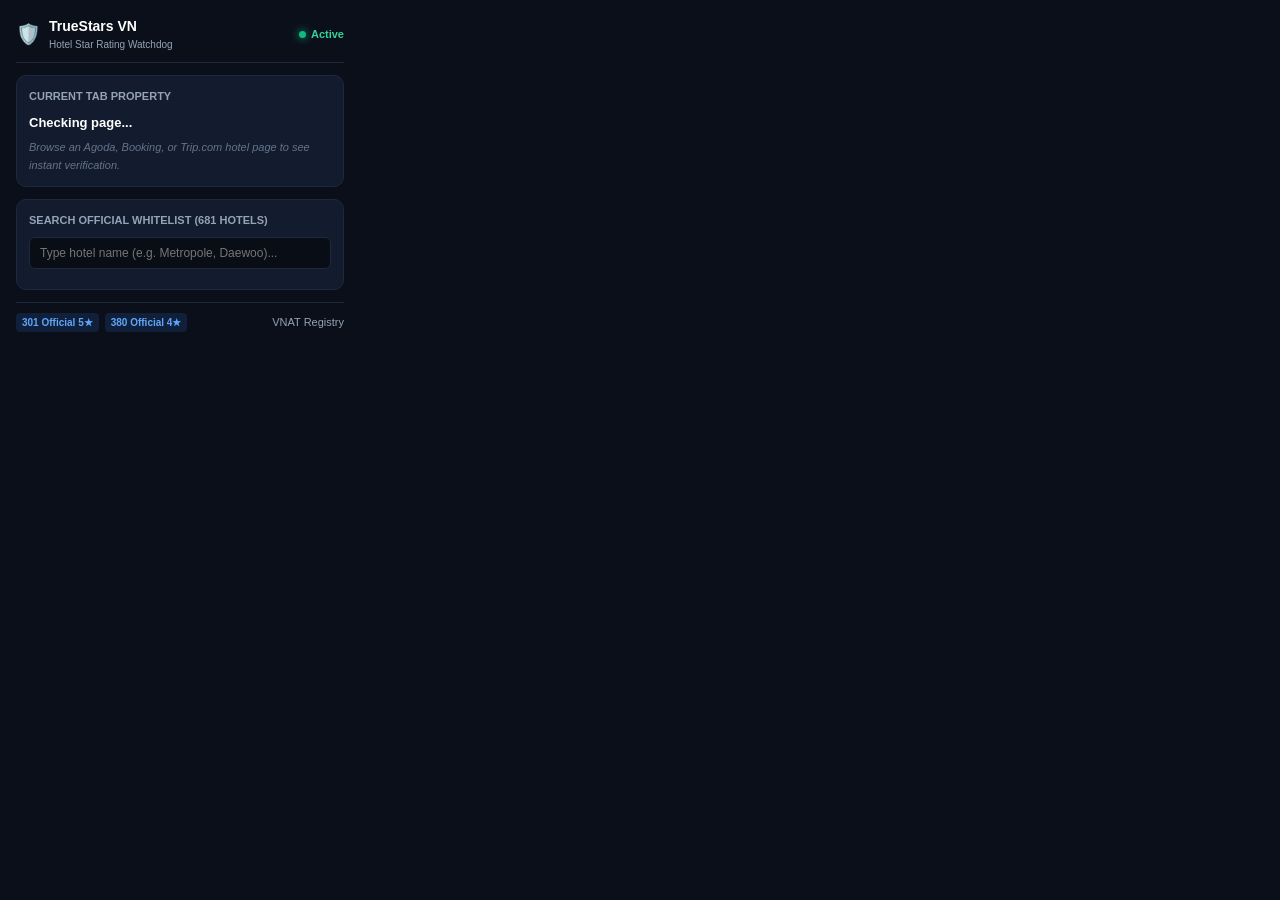
<file: extension/popup/popup.html>
<!DOCTYPE html>
<html lang="en">
<head>
  <meta charset="UTF-8">
  <meta name="viewport" content="width=device-width, initial-scale=1.0">
  <title>TrueStars VN</title>
  <link rel="stylesheet" href="popup.css">
</head>
<body>
  <div class="popup-container">
    <header class="popup-header">
      <div class="brand">
        <span class="logo">🛡️</span>
        <div>
          <div class="title">TrueStars VN</div>
          <div class="subtitle">Hotel Star Rating Watchdog</div>
        </div>
      </div>
      <div class="status-indicator">
        <span class="status-dot"></span> Active
      </div>
    </header>

    <!-- Active Tab Audit Section -->
    <section class="section-card" id="tab-audit-section">
      <div class="section-title">Current Tab Property</div>
      <div id="tab-hotel-name" class="hotel-name">Checking page...</div>
      <div id="tab-audit-result" class="audit-verdict">
        <span class="placeholder-text">Browse an Agoda, Booking, or Trip.com hotel page to see instant verification.</span>
      </div>
    </section>

    <!-- Quick Search Registry -->
    <section class="section-card">
      <div class="section-title">Search Official Whitelist (681 Hotels)</div>
      <input type="text" id="popup-search-input" class="search-input" placeholder="Type hotel name (e.g. Metropole, Daewoo)...">
      <div id="popup-search-results" class="search-results-list"></div>
    </section>

    <!-- Stats Footer -->
    <footer class="popup-footer">
      <div class="stat-pills">
        <span class="pill">301 Official 5★</span>
        <span class="pill">380 Official 4★</span>
      </div>
      <a href="https://csdl.vietnamtourism.gov.vn" target="_blank" class="footer-link">VNAT Registry</a>
    </footer>
  </div>
  <script src="../engine/matcher.js"></script>
  <script src="popup.js"></script>
</body>
</html>
</file>
<file: extension/popup/popup.css>
* {
  box-sizing: border-box;
  margin: 0;
  padding: 0;
}

body {
  font-family: -apple-system, BlinkMacSystemFont, "Segoe UI", Roboto, Helvetica, Arial, sans-serif;
  background-color: #0b0f19;
  color: #f1f5f9;
  width: 360px;
  min-height: 460px;
  font-size: 13px;
  line-height: 1.5;
}

.popup-container {
  padding: 16px;
  display: flex;
  flex-direction: column;
  gap: 12px;
}

.popup-header {
  display: flex;
  align-items: center;
  justify-content: space-between;
  border-bottom: 1px solid #1e293b;
  padding-bottom: 10px;
}

.brand {
  display: flex;
  align-items: center;
  gap: 8px;
}

.logo {
  font-size: 20px;
}

.title {
  font-size: 14px;
  font-weight: 800;
  color: #ffffff;
}

.subtitle {
  font-size: 10px;
  color: #94a3b8;
}

.status-indicator {
  display: flex;
  align-items: center;
  gap: 5px;
  font-size: 11px;
  font-weight: 600;
  color: #34d399;
}

.status-dot {
  width: 7px;
  height: 7px;
  background: #10b981;
  border-radius: 50%;
  box-shadow: 0 0 8px #10b981;
}

.section-card {
  background: #131b2e;
  border: 1px solid #1e293b;
  border-radius: 10px;
  padding: 12px;
}

.section-title {
  font-size: 11px;
  font-weight: 700;
  color: #94a3b8;
  text-transform: uppercase;
  margin-bottom: 8px;
}

.hotel-name {
  font-weight: 700;
  font-size: 13px;
  color: #ffffff;
  margin-bottom: 6px;
  word-break: break-word;
}

.placeholder-text {
  color: #64748b;
  font-size: 11px;
  font-style: italic;
}

.audit-verdict {
  font-size: 12px;
}

.verdict-tag {
  display: inline-block;
  padding: 3px 8px;
  border-radius: 4px;
  font-size: 10px;
  font-weight: 800;
  margin-bottom: 4px;
}

.tag-legit { background: #059669; color: #ffffff; }
.tag-fraud { background: #dc2626; color: #ffffff; }
.tag-inflation { background: #d97706; color: #ffffff; }
.tag-unaccredited { background: #e11d48; color: #ffffff; }

.search-input {
  width: 100%;
  background: #090d16;
  border: 1px solid #1e293b;
  color: #ffffff;
  padding: 8px 10px;
  border-radius: 6px;
  font-size: 12px;
}

.search-input:focus {
  outline: none;
  border-color: #3b82f6;
}

.search-results-list {
  max-height: 160px;
  overflow-y: auto;
  margin-top: 8px;
  display: flex;
  flex-direction: column;
  gap: 6px;
}

.search-item {
  background: #090d16;
  border: 1px solid #1e293b;
  padding: 6px 8px;
  border-radius: 6px;
  font-size: 11px;
}

.search-item-title {
  font-weight: 600;
  color: #ffffff;
  display: flex;
  justify-content: space-between;
}

.search-item-addr {
  color: #94a3b8;
  font-size: 10px;
  margin-top: 2px;
}

.popup-footer {
  display: flex;
  align-items: center;
  justify-content: space-between;
  border-top: 1px solid #1e293b;
  padding-top: 10px;
  font-size: 11px;
}

.stat-pills {
  display: flex;
  gap: 6px;
}

.pill {
  background: rgba(59, 130, 246, 0.15);
  color: #60a5fa;
  padding: 2px 6px;
  border-radius: 4px;
  font-size: 10px;
  font-weight: 600;
}

.footer-link {
  color: #94a3b8;
  text-decoration: none;
}

.footer-link:hover {
  color: #ffffff;
}
</file>
